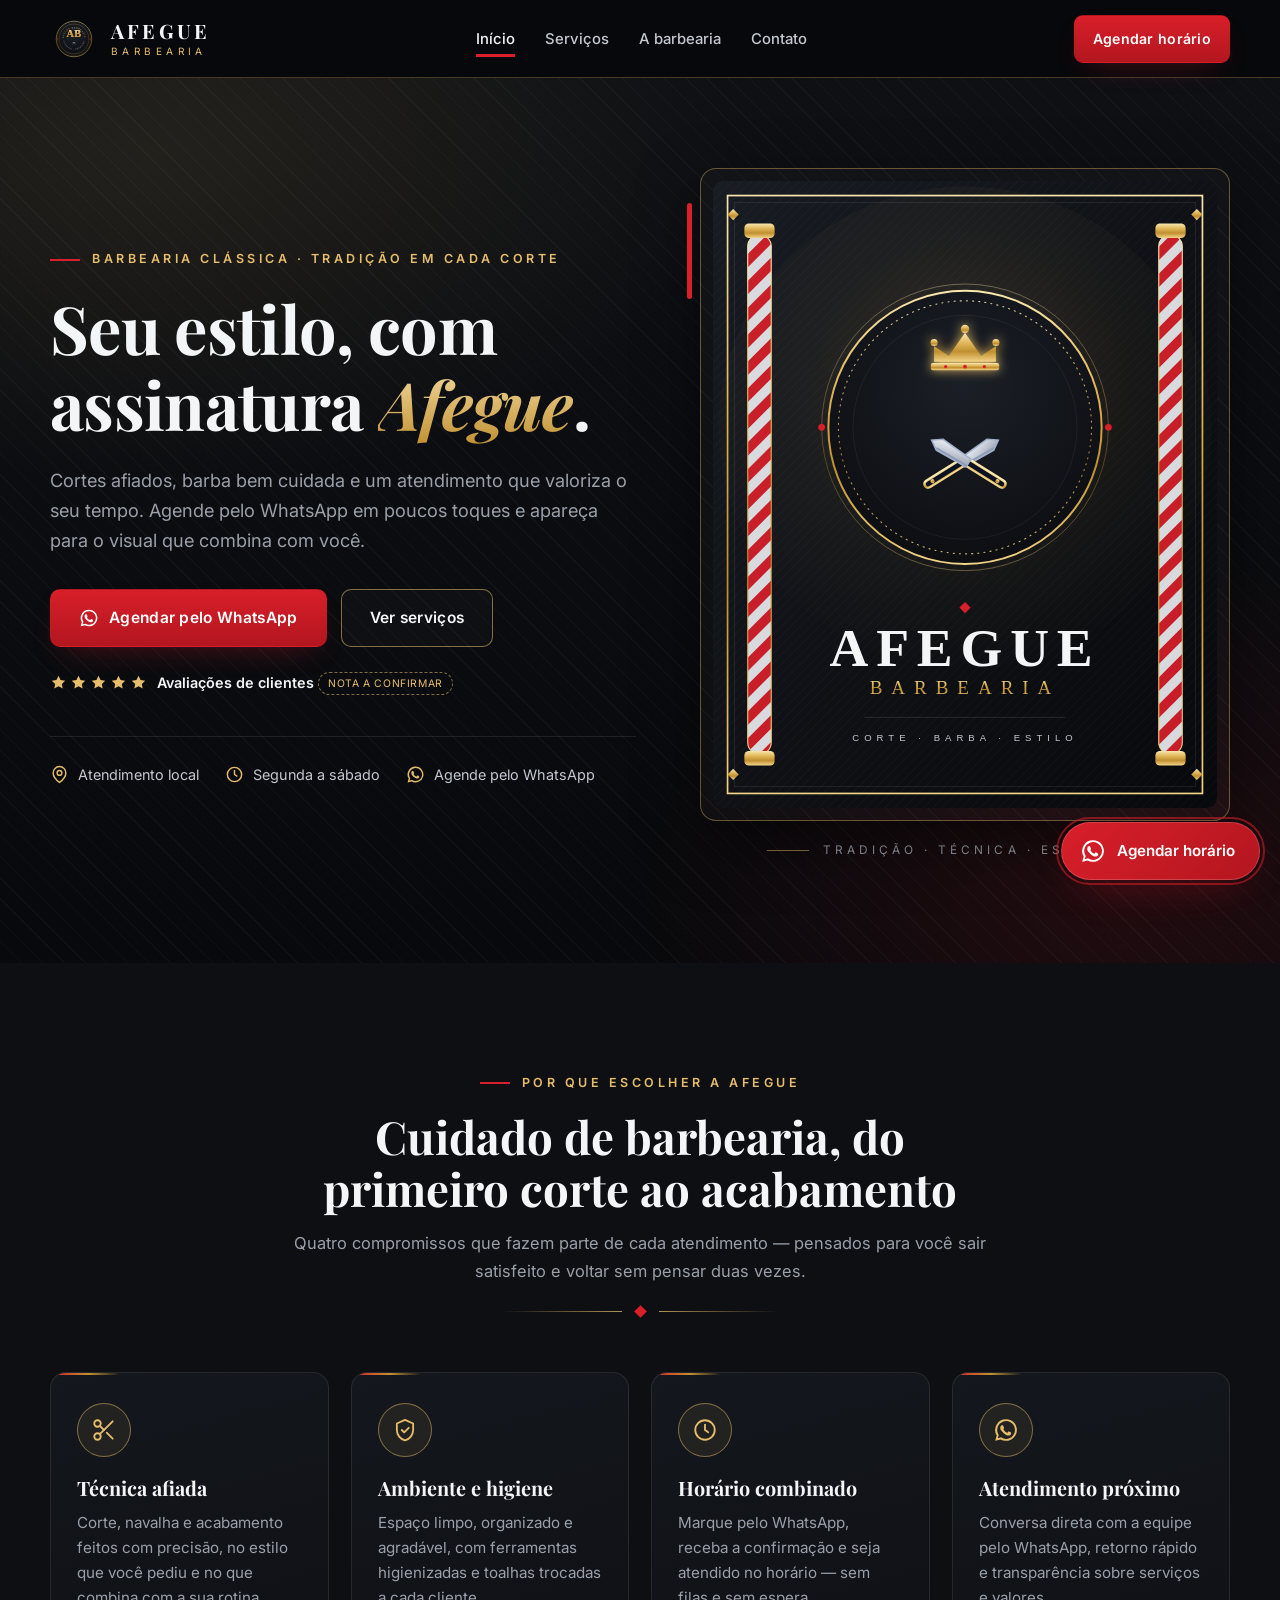
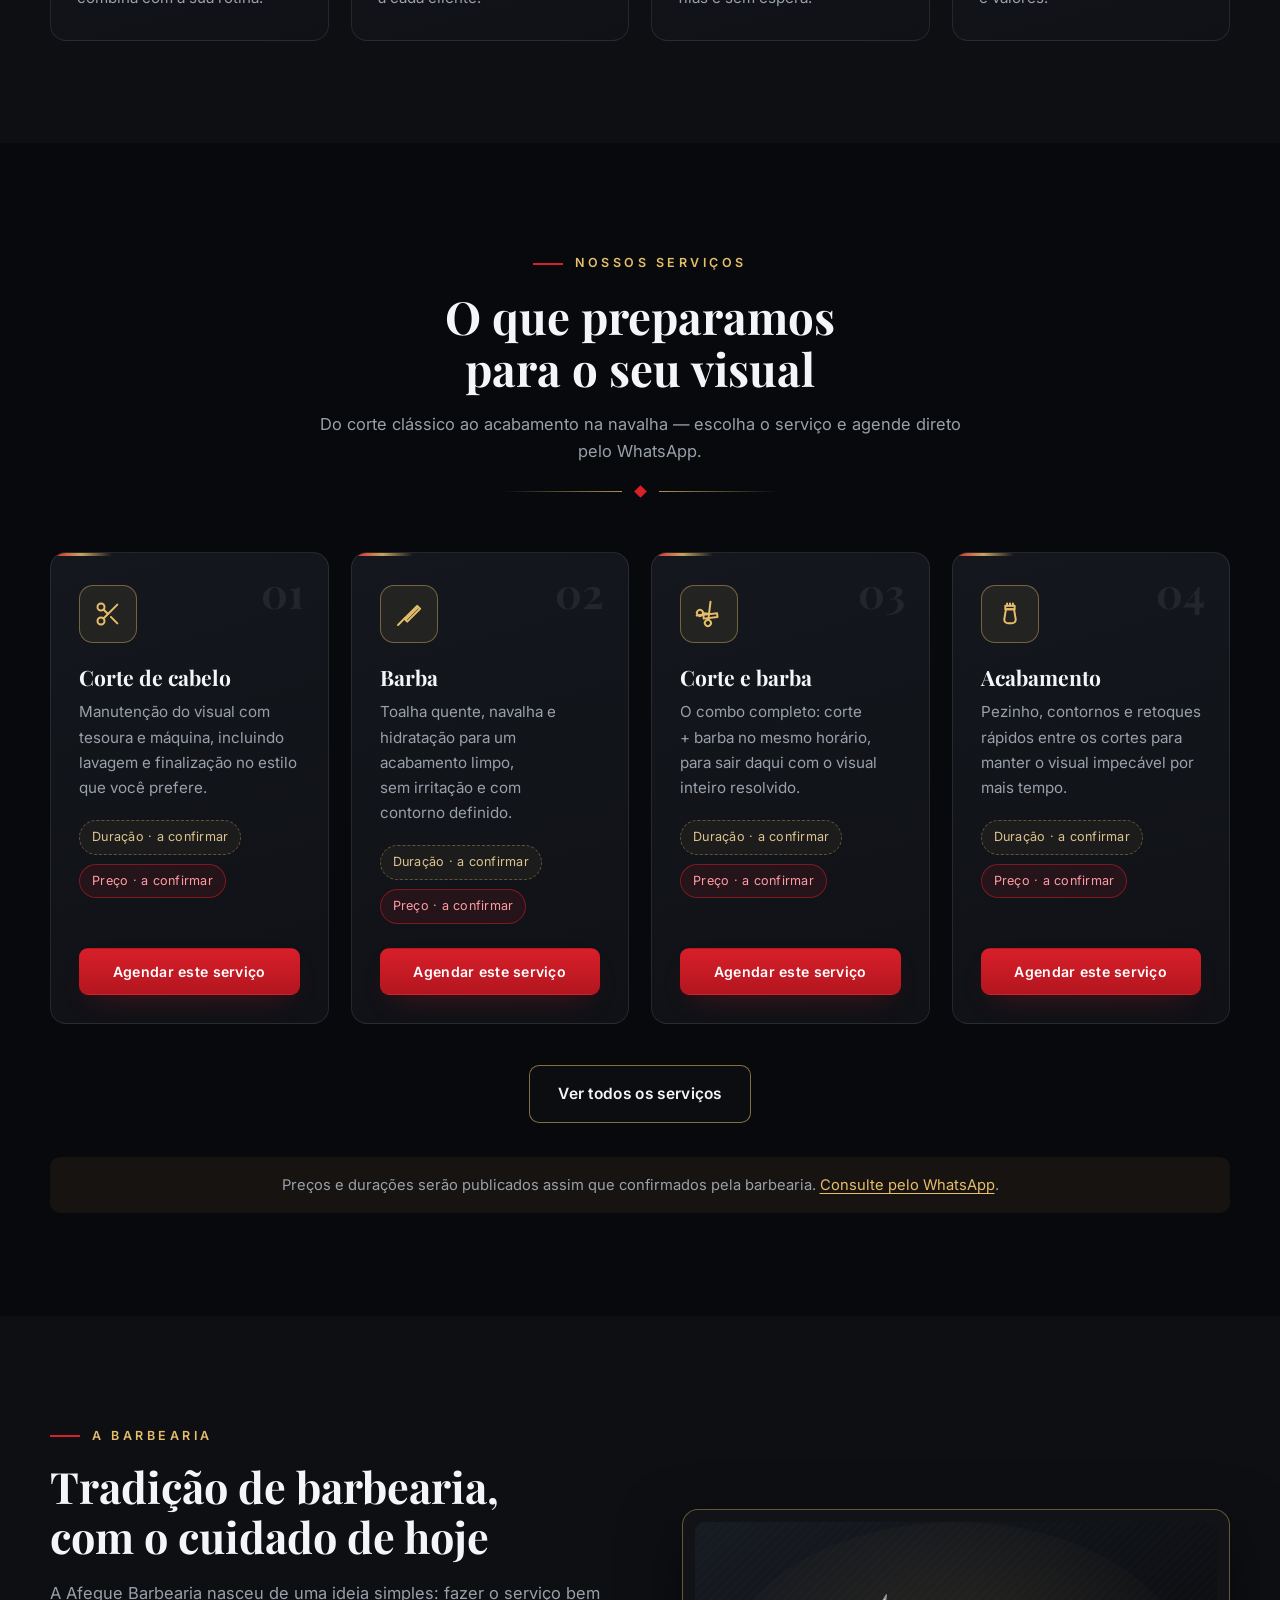
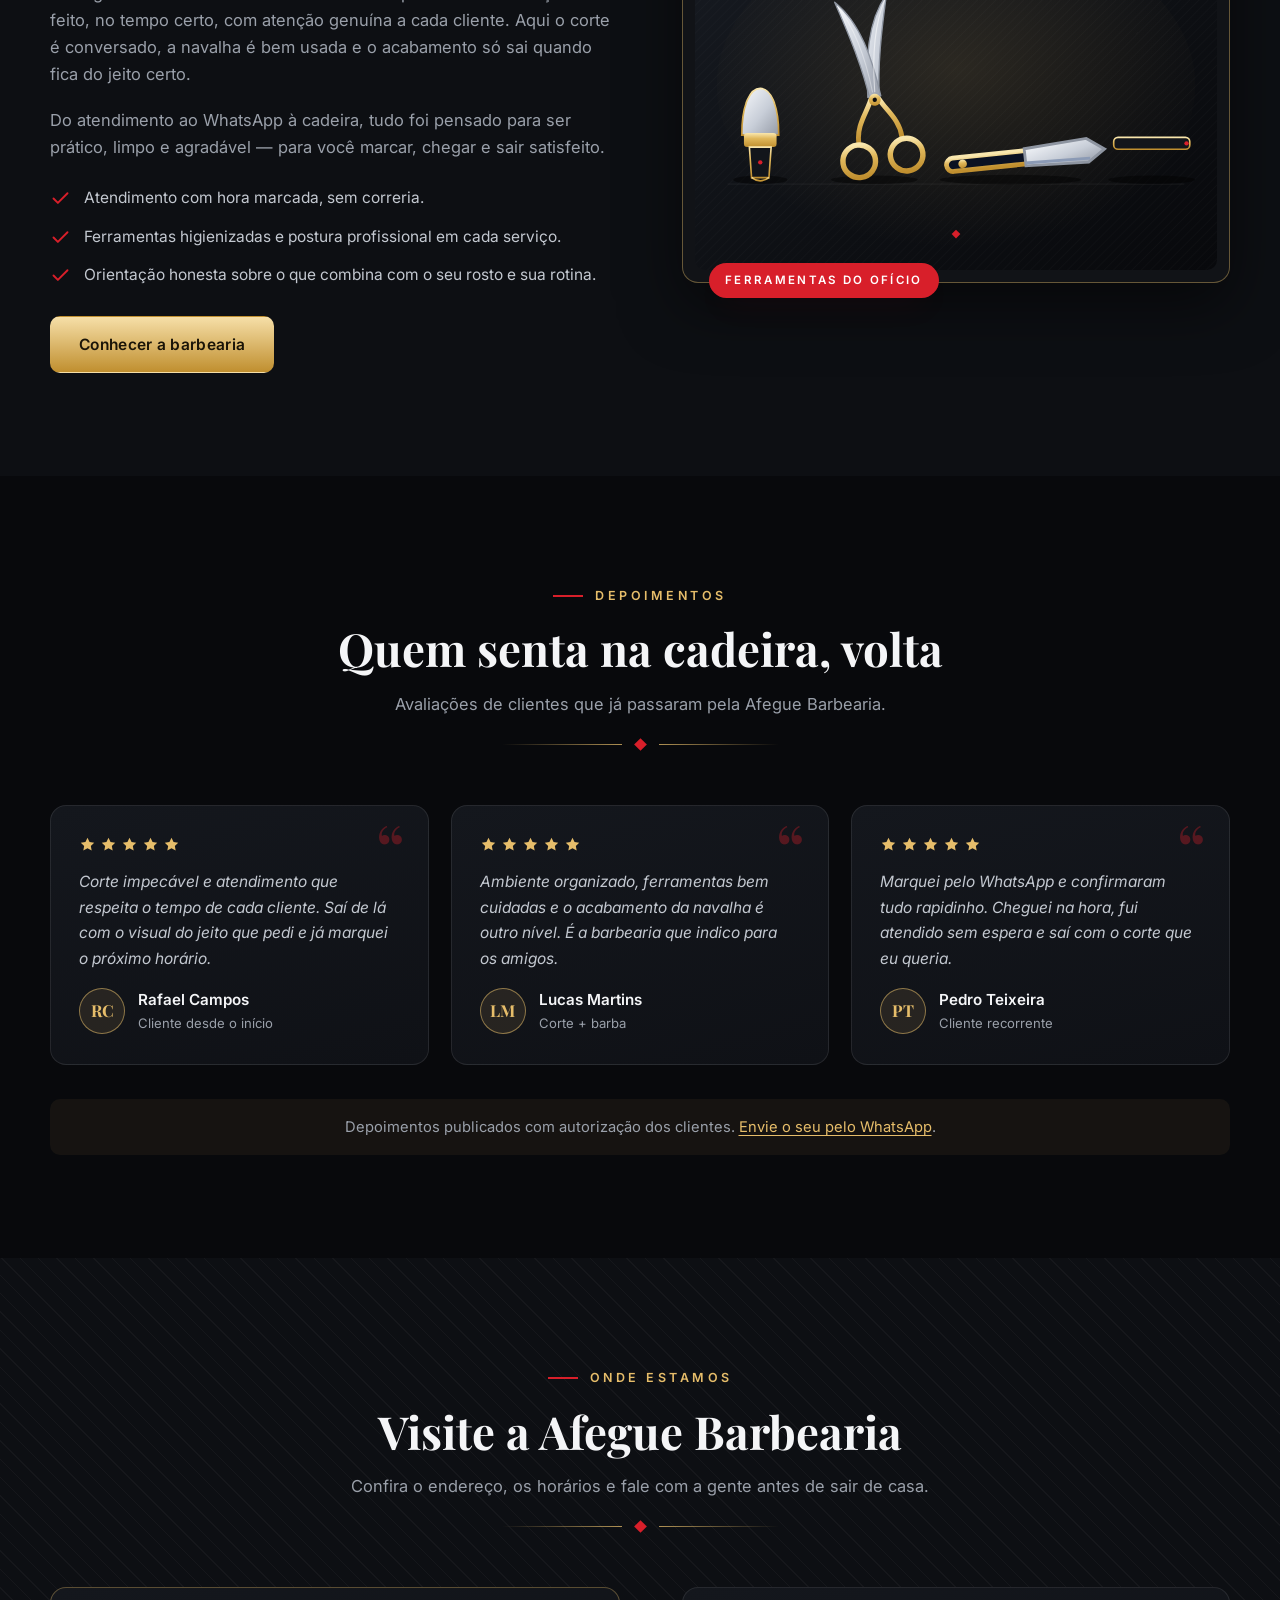
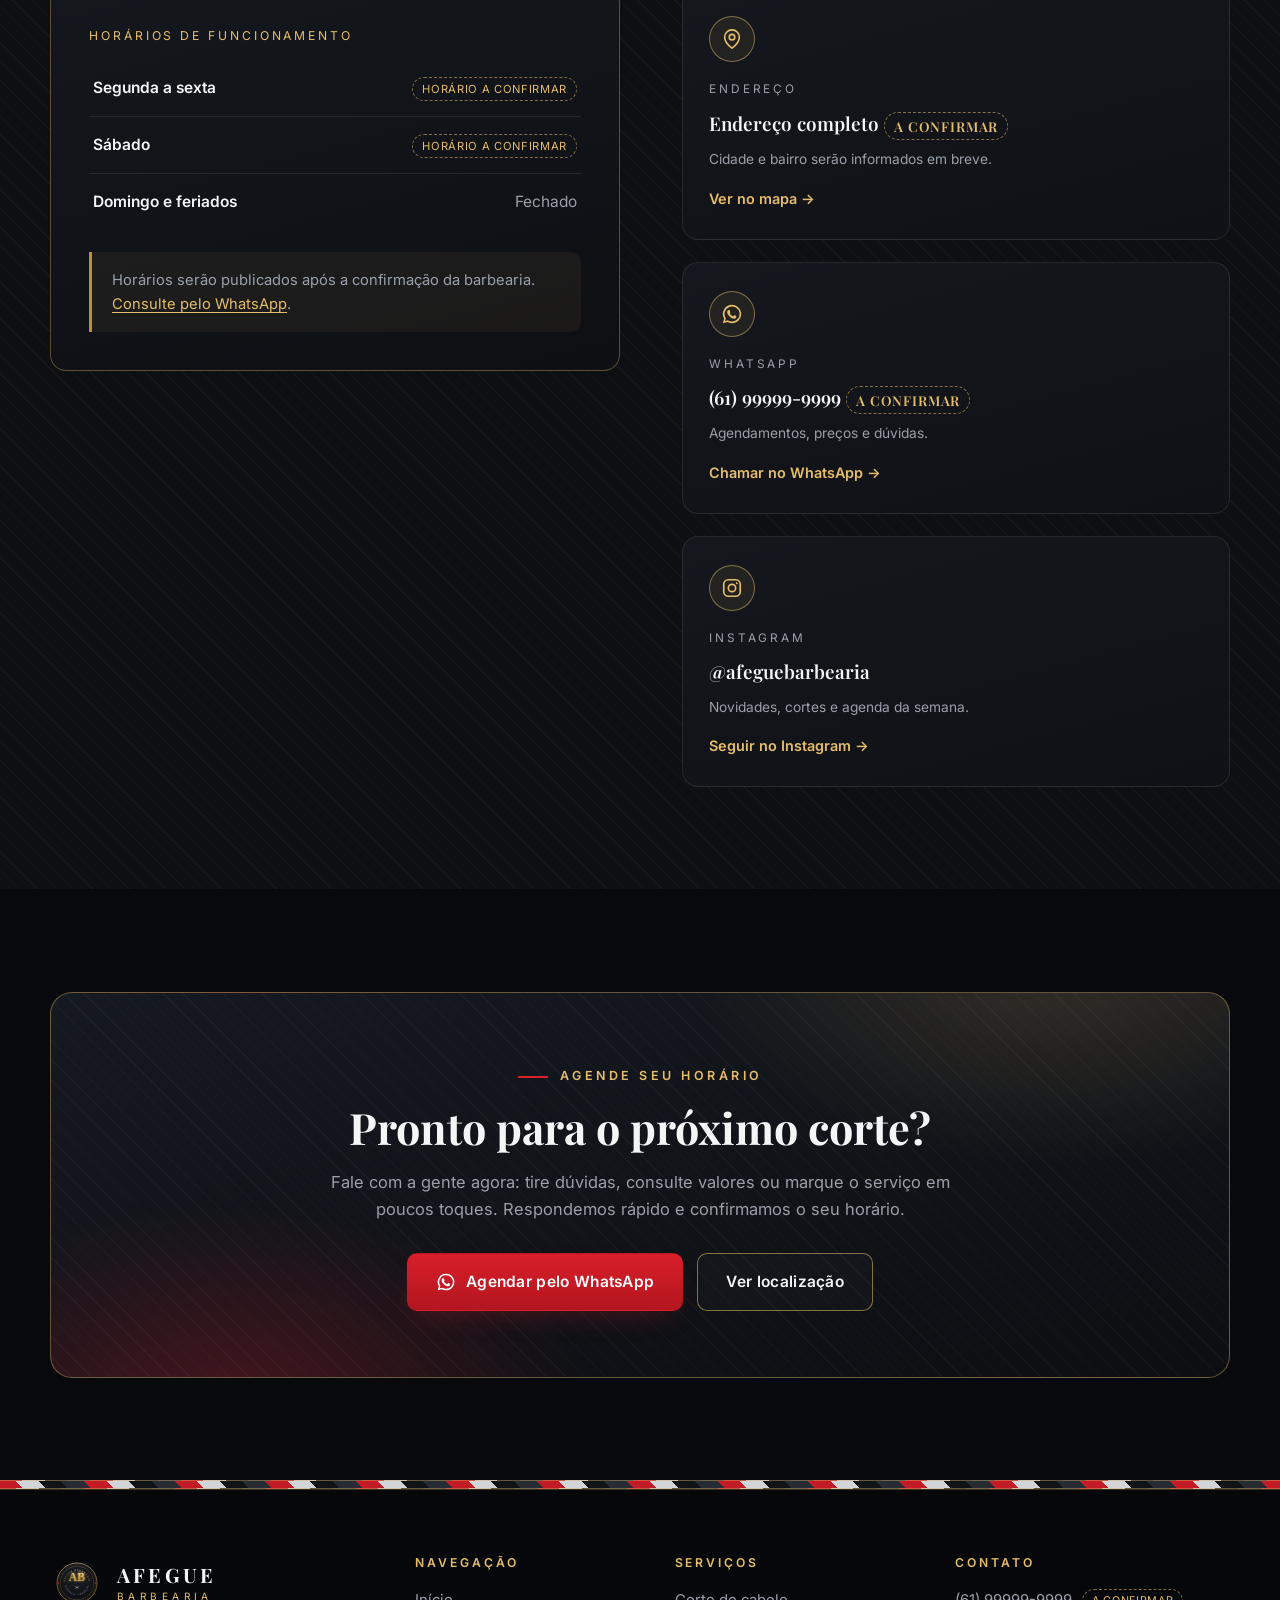
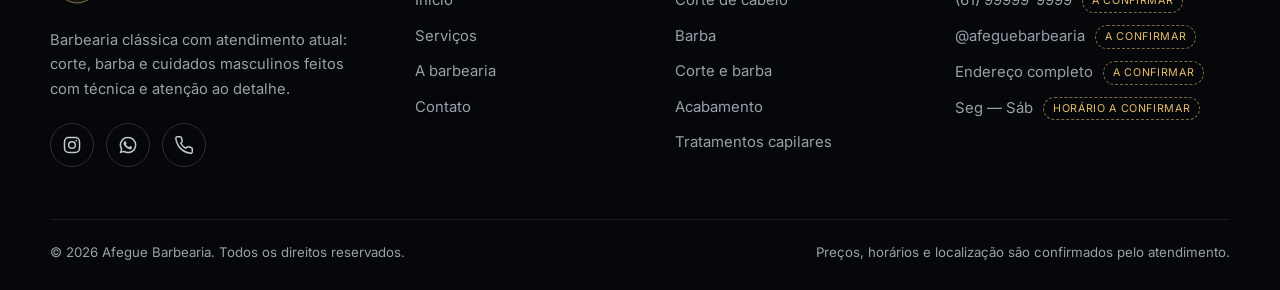
<file: index.html>
<!DOCTYPE html>
<html lang="pt-BR">
<head>
  <meta charset="UTF-8">
  <meta name="viewport" content="width=device-width, initial-scale=1.0">
  <title>Afegue Barbearia — Corte, barba e estilo com assinatura</title>
  <meta name="description" content="Afegue Barbearia: corte, barba, acabamento e tratamentos capilares com atendimento clássico e cuidado em cada detalhe. Agende seu horário pelo WhatsApp.">
  <meta name="theme-color" content="#08090c">
  <meta property="og:title" content="Afegue Barbearia — Seu estilo, com assinatura Afegue">
  <meta property="og:description" content="Corte, barba e cuidados masculinos com técnica, tradição e atendimento pelo WhatsApp.">
  <meta property="og:type" content="website">
  <meta property="og:locale" content="pt_BR">
  <link rel="icon" type="image/svg+xml" href="img/favicon.svg">
  <link rel="preconnect" href="https://fonts.googleapis.com">
  <link rel="preconnect" href="https://fonts.gstatic.com" crossorigin>
  <link href="https://fonts.googleapis.com/css2?family=Inter:wght@400;500;600;700&family=Playfair+Display:ital,wght@0,600;0,700;0,900;1,600&display=swap" rel="stylesheet">
  <link rel="stylesheet" href="css/style.css">
  <script>document.documentElement.classList.add("js");</script>
</head>
<body>
  <a class="pular-conteudo" href="#conteudo">Pular para o conteúdo</a>

  <header class="site-header">
    <div class="container header-inner">
      <a class="marca" href="index.html">
        <img class="marca__emblema" src="img/emblema.svg" alt="Afegue Barbearia — selo da marca" width="48" height="48">
        <span class="marca__lockup">
          <span class="marca__nome">AFEGUE</span>
          <span class="marca__sub">Barbearia</span>
        </span>
      </a>

      <nav class="nav-principal" id="nav-principal" aria-label="Navegação principal">
        <a href="index.html" aria-current="page">Início</a>
        <a href="servicos.html">Serviços</a>
        <a href="sobre.html">A barbearia</a>
        <a href="contato.html">Contato</a>
      </nav>

      <div class="header-acoes">
        <a class="btn btn--vermelho btn--pequeno btn--cabecalho"
           data-zap="Olá! Vim pelo site da Afegue Barbearia e gostaria de agendar um horário."
           href="#">Agendar horário</a>
        <button class="btn-menu" id="btn-menu" aria-expanded="false" aria-controls="nav-principal" aria-label="Abrir menu">
          <span class="barras" aria-hidden="true"><i></i><i></i><i></i></span>
        </button>
      </div>
    </div>
  </header>

  <main id="conteudo">

    <!-- ===== Seção principal ===== -->
    <section class="hero">
      <div class="container hero__grade">
        <div class="hero__conteudo">
          <span class="acento">Barbearia clássica · Tradição em cada corte</span>
          <h1>Seu estilo, com assinatura <span class="texto-ouro">Afegue</span>.</h1>
          <p class="hero__sub">
            Cortes afiados, barba bem cuidada e um atendimento que valoriza o seu tempo.
            Agende pelo WhatsApp em poucos toques e apareça para o visual que combina com você.
          </p>

          <div class="hero__acoes">
            <a class="btn btn--vermelho"
               data-zap="Olá! Vim pelo site da Afegue Barbearia e gostaria de agendar um horário."
               href="#">
              <svg viewBox="0 0 24 24" fill="currentColor" aria-hidden="true"><path d="M12 2a10 10 0 0 0-8.6 15.1L2 22l5.1-1.3A10 10 0 1 0 12 2zm0 18.2a8.2 8.2 0 0 1-4.2-1.2l-.3-.2-3 .8.8-3-.2-.3A8.2 8.2 0 1 1 12 20.2zm4.6-6.1c-.3-.1-1.5-.7-1.7-.8-.2-.1-.4-.1-.6.1-.2.3-.6.8-.8 1-.1.2-.3.2-.5.1a6.7 6.7 0 0 1-3.3-2.9c-.2-.4 0-.5.1-.7l.4-.5c.1-.2.1-.3 0-.5l-.8-1.9c-.2-.5-.4-.4-.6-.4h-.5c-.2 0-.5.1-.7.3-.2.3-.9.9-.9 2.2s.9 2.5 1.1 2.7a11 11 0 0 0 4.2 3.7c.6.3 1 .4 1.4.5.6.2 1.1.2 1.5.1.5-.1 1.5-.6 1.7-1.2.2-.6.2-1.1.1-1.2l-.4-.4z"/></svg>
              Agendar pelo WhatsApp
            </a>
            <a class="btn btn--contorno" href="servicos.html">Ver serviços</a>
          </div>

          <div class="avaliacao">
            <span class="avaliacao__estrelas" aria-hidden="true">
              <svg viewBox="0 0 24 24" fill="currentColor"><path d="M12 2.5l2.9 6 6.6.9-4.8 4.6 1.2 6.5-5.9-3.1-5.9 3.1 1.2-6.5L2.5 9.4l6.6-.9z"/></svg>
              <svg viewBox="0 0 24 24" fill="currentColor"><path d="M12 2.5l2.9 6 6.6.9-4.8 4.6 1.2 6.5-5.9-3.1-5.9 3.1 1.2-6.5L2.5 9.4l6.6-.9z"/></svg>
              <svg viewBox="0 0 24 24" fill="currentColor"><path d="M12 2.5l2.9 6 6.6.9-4.8 4.6 1.2 6.5-5.9-3.1-5.9 3.1 1.2-6.5L2.5 9.4l6.6-.9z"/></svg>
              <svg viewBox="0 0 24 24" fill="currentColor"><path d="M12 2.5l2.9 6 6.6.9-4.8 4.6 1.2 6.5-5.9-3.1-5.9 3.1 1.2-6.5L2.5 9.4l6.6-.9z"/></svg>
              <svg viewBox="0 0 24 24" fill="currentColor"><path d="M12 2.5l2.9 6 6.6.9-4.8 4.6 1.2 6.5-5.9-3.1-5.9 3.1 1.2-6.5L2.5 9.4l6.6-.9z"/></svg>
            </span>
            <span><strong>Avaliações de clientes</strong> <span class="a-confirmar">nota a confirmar</span></span>
          </div>

          <ul class="hero__selos">
            <li>
              <svg viewBox="0 0 24 24" fill="none" stroke="currentColor" stroke-width="1.8" stroke-linecap="round" stroke-linejoin="round" aria-hidden="true"><path d="M20 10c0 6-8 12-8 12s-8-6-8-12a8 8 0 0 1 16 0z"/><circle cx="12" cy="10" r="3"/></svg>
              Atendimento local
            </li>
            <li>
              <svg viewBox="0 0 24 24" fill="none" stroke="currentColor" stroke-width="1.8" stroke-linecap="round" stroke-linejoin="round" aria-hidden="true"><circle cx="12" cy="12" r="9"/><path d="M12 7v5l3 2"/></svg>
              Segunda a sábado
            </li>
            <li>
              <svg viewBox="0 0 24 24" fill="currentColor" aria-hidden="true"><path d="M12 2a10 10 0 0 0-8.6 15.1L2 22l5.1-1.3A10 10 0 1 0 12 2zm0 18.2a8.2 8.2 0 0 1-4.2-1.2l-.3-.2-3 .8.8-3-.2-.3A8.2 8.2 0 1 1 12 20.2zm4.6-6.1c-.3-.1-1.5-.7-1.7-.8-.2-.1-.4-.1-.6.1-.2.3-.6.8-.8 1-.1.2-.3.2-.5.1a6.7 6.7 0 0 1-3.3-2.9c-.2-.4 0-.5.1-.7l.4-.5c.1-.2.1-.3 0-.5l-.8-1.9c-.2-.5-.4-.4-.6-.4h-.5c-.2 0-.5.1-.7.3-.2.3-.9.9-.9 2.2s.9 2.5 1.1 2.7a11 11 0 0 0 4.2 3.7c.6.3 1 .4 1.4.5.6.2 1.1.2 1.5.1.5-.1 1.5-.6 1.7-1.2.2-.6.2-1.1.1-1.2l-.4-.4z"/></svg>
              Agende pelo WhatsApp
            </li>
          </ul>
        </div>

        <div class="hero__midia">
          <div class="hero__foto-moldura">
            <img src="img/hero-cartaz.svg" alt="Cartaz da Afegue Barbearia com navalhas cruzadas, coroa dourada e poste de barbeiro" width="900" height="1120">
          </div>
          <p class="hero__legenda">Tradição · Técnica · Estilo</p>
        </div>
      </div>
    </section>

    <!-- ===== Destaques / benefícios ===== -->
    <section class="secao secao--grafite">
      <div class="container">
        <div class="cabecalho-secao cabecalho-secao--centro revelar">
          <span class="acento acento--centro">Por que escolher a Afegue</span>
          <h2>Cuidado de barbearia, do primeiro corte ao acabamento</h2>
          <p>Quatro compromissos que fazem parte de cada atendimento — pensados para você sair satisfeito e voltar sem pensar duas vezes.</p>
          <div class="ornamento" aria-hidden="true"><span></span></div>
        </div>

        <div class="grade-destaques">
          <article class="card-destaque revelar">
            <span class="card-destaque__icone" aria-hidden="true">
              <svg viewBox="0 0 24 24" fill="none" stroke="currentColor" stroke-width="1.7" stroke-linecap="round" stroke-linejoin="round"><circle cx="6" cy="6" r="3"/><circle cx="6" cy="18" r="3"/><path d="M20 4 8.12 15.88"/><path d="M14.47 14.48 20 20"/><path d="M8.12 8.12 12 12"/></svg>
            </span>
            <h3>Técnica afiada</h3>
            <p>Corte, navalha e acabamento feitos com precisão, no estilo que você pediu e no que combina com a sua rotina.</p>
          </article>

          <article class="card-destaque revelar">
            <span class="card-destaque__icone" aria-hidden="true">
              <svg viewBox="0 0 24 24" fill="none" stroke="currentColor" stroke-width="1.7" stroke-linecap="round" stroke-linejoin="round"><path d="M12 2.7 4.5 6v6c0 4.6 3.2 8.4 7.5 9.6 4.3-1.2 7.5-5 7.5-9.6V6z"/><path d="m9 12 2.2 2.2L15.5 10"/></svg>
            </span>
            <h3>Ambiente e higiene</h3>
            <p>Espaço limpo, organizado e agradável, com ferramentas higienizadas e toalhas trocadas a cada cliente.</p>
          </article>

          <article class="card-destaque revelar">
            <span class="card-destaque__icone" aria-hidden="true">
              <svg viewBox="0 0 24 24" fill="none" stroke="currentColor" stroke-width="1.7" stroke-linecap="round" stroke-linejoin="round"><circle cx="12" cy="12" r="9"/><path d="M12 7v5l3 2"/></svg>
            </span>
            <h3>Horário combinado</h3>
            <p>Marque pelo WhatsApp, receba a confirmação e seja atendido no horário — sem filas e sem espera.</p>
          </article>

          <article class="card-destaque revelar">
            <span class="card-destaque__icone" aria-hidden="true">
              <svg viewBox="0 0 24 24" fill="currentColor" aria-hidden="true"><path d="M12 2a10 10 0 0 0-8.6 15.1L2 22l5.1-1.3A10 10 0 1 0 12 2zm0 18.2a8.2 8.2 0 0 1-4.2-1.2l-.3-.2-3 .8.8-3-.2-.3A8.2 8.2 0 1 1 12 20.2zm4.6-6.1c-.3-.1-1.5-.7-1.7-.8-.2-.1-.4-.1-.6.1-.2.3-.6.8-.8 1-.1.2-.3.2-.5.1a6.7 6.7 0 0 1-3.3-2.9c-.2-.4 0-.5.1-.7l.4-.5c.1-.2.1-.3 0-.5l-.8-1.9c-.2-.5-.4-.4-.6-.4h-.5c-.2 0-.5.1-.7.3-.2.3-.9.9-.9 2.2s.9 2.5 1.1 2.7a11 11 0 0 0 4.2 3.7c.6.3 1 .4 1.4.5.6.2 1.1.2 1.5.1.5-.1 1.5-.6 1.7-1.2.2-.6.2-1.1.1-1.2l-.4-.4z"/></svg>
            </span>
            <h3>Atendimento próximo</h3>
            <p>Conversa direta com a equipe pelo WhatsApp, retorno rápido e transparência sobre serviços e valores.</p>
          </article>
        </div>
      </div>
    </section>

    <!-- ===== Serviços em destaque ===== -->
    <section class="secao secao--preto" id="servicos">
      <div class="container">
        <div class="cabecalho-secao cabecalho-secao--centro revelar">
          <span class="acento acento--centro">Nossos serviços</span>
          <h2>O que preparamos para o seu visual</h2>
          <p>Do corte clássico ao acabamento na navalha — escolha o serviço e agende direto pelo WhatsApp.</p>
          <div class="ornamento" aria-hidden="true"><span></span></div>
        </div>

        <div class="grade-servicos">
          <article class="card-servico revelar">
            <span class="card-servico__num" aria-hidden="true">01</span>
            <span class="card-servico__icone" aria-hidden="true">
              <svg viewBox="0 0 24 24" fill="none" stroke="currentColor" stroke-width="1.7" stroke-linecap="round" stroke-linejoin="round"><circle cx="6" cy="6" r="3"/><circle cx="6" cy="18" r="3"/><path d="M20 4 8.12 15.88"/><path d="M14.47 14.48 20 20"/><path d="M8.12 8.12 12 12"/></svg>
            </span>
            <h3>Corte de cabelo</h3>
            <p>Manutenção do visual com tesoura e máquina, incluindo lavagem e finalização no estilo que você prefere.</p>
            <div class="card-servico__meta">
              <span class="chip chip--pendente">Duração · a confirmar</span>
              <span class="chip chip--preco">Preço · a confirmar</span>
            </div>
            <div class="card-servico__acoes">
              <a class="btn btn--vermelho btn--pequeno btn--bloco"
                 data-zap="Olá! Vim pelo site da Afegue Barbearia e gostaria de agendar um Corte de cabelo. Quais horários estão disponíveis?"
                 href="#">Agendar este serviço</a>
            </div>
          </article>

          <article class="card-servico revelar">
            <span class="card-servico__num" aria-hidden="true">02</span>
            <span class="card-servico__icone" aria-hidden="true">
              <svg viewBox="0 0 24 24" fill="none" stroke="currentColor" stroke-width="1.7" stroke-linecap="round" stroke-linejoin="round"><path d="M2.6 21.4 8 16"/><path d="M8 16 19 5l2.5 2.5L10.5 18.5z"/><path d="m9.7 16.3 9.4-9.4"/></svg>
            </span>
            <h3>Barba</h3>
            <p>Toalha quente, navalha e hidratação para um acabamento limpo, sem irritação e com contorno definido.</p>
            <div class="card-servico__meta">
              <span class="chip chip--pendente">Duração · a confirmar</span>
              <span class="chip chip--preco">Preço · a confirmar</span>
            </div>
            <div class="card-servico__acoes">
              <a class="btn btn--vermelho btn--pequeno btn--bloco"
                 data-zap="Olá! Vim pelo site da Afegue Barbearia e gostaria de agendar uma Barba. Quais horários estão disponíveis?"
                 href="#">Agendar este serviço</a>
            </div>
          </article>

          <article class="card-servico revelar">
            <span class="card-servico__num" aria-hidden="true">03</span>
            <span class="card-servico__icone" aria-hidden="true">
              <svg viewBox="0 0 24 24" fill="none" stroke="currentColor" stroke-width="1.7" stroke-linecap="round" stroke-linejoin="round"><g transform="rotate(-38 12 12)"><circle cx="6.5" cy="6.5" r="2.6"/><circle cx="6.5" cy="17.5" r="2.6"/><path d="M19.5 4.5 8.6 15.4"/><path d="m8.9 8.7 2.7 2.7"/></g><g transform="rotate(38 12 12)"><path d="M4.5 19.5 9 15"/><path d="M8.6 15.6 17 7.2l2.3 2.3-8.4 8.4z"/></g></svg>
            </span>
            <h3>Corte e barba</h3>
            <p>O combo completo: corte + barba no mesmo horário, para sair daqui com o visual inteiro resolvido.</p>
            <div class="card-servico__meta">
              <span class="chip chip--pendente">Duração · a confirmar</span>
              <span class="chip chip--preco">Preço · a confirmar</span>
            </div>
            <div class="card-servico__acoes">
              <a class="btn btn--vermelho btn--pequeno btn--bloco"
                 data-zap="Olá! Vim pelo site da Afegue Barbearia e gostaria de agendar Corte e barba. Quais horários estão disponíveis?"
                 href="#">Agendar este serviço</a>
            </div>
          </article>

          <article class="card-servico revelar">
            <span class="card-servico__num" aria-hidden="true">04</span>
            <span class="card-servico__icone" aria-hidden="true">
              <svg viewBox="0 0 24 24" fill="none" stroke="currentColor" stroke-width="1.7" stroke-linecap="round" stroke-linejoin="round"><path d="M8 5h8v3H8z"/><path d="M9.5 5V3M12 5V3M14.5 5V3"/><path d="M8.5 8h7l1.4 8.6A3.2 3.2 0 0 1 13.7 20h-3.4a3.2 3.2 0 0 1-3.2-3.4z"/></svg>
            </span>
            <h3>Acabamento</h3>
            <p>Pezinho, contornos e retoques rápidos entre os cortes para manter o visual impecável por mais tempo.</p>
            <div class="card-servico__meta">
              <span class="chip chip--pendente">Duração · a confirmar</span>
              <span class="chip chip--preco">Preço · a confirmar</span>
            </div>
            <div class="card-servico__acoes">
              <a class="btn btn--vermelho btn--pequeno btn--bloco"
                 data-zap="Olá! Vim pelo site da Afegue Barbearia e gostaria de agendar um Acabamento. Quais horários estão disponíveis?"
                 href="#">Agendar este serviço</a>
            </div>
          </article>
        </div>

        <p style="text-align:center; margin-top:2.6rem;" class="revelar">
          <a class="btn btn--contorno" href="servicos.html">Ver todos os serviços</a>
        </p>

        <div class="nota-legal nota-legal--centro revelar">
          Preços e durações serão publicados assim que confirmados pela barbearia.
          <a data-zap="Olá! Vim pelo site da Afegue Barbearia e gostaria de consultar preços dos serviços." href="#">Consulte pelo WhatsApp</a>.
        </div>
      </div>
    </section>

    <!-- ===== Apresentação breve ===== -->
    <section class="secao secao--grafite">
      <div class="container grade-meio">
        <div class="conteudo-meio revelar">
          <span class="acento">A barbearia</span>
          <h2>Tradição de barbearia, com o cuidado de hoje</h2>
          <p>
            A Afegue Barbearia nasceu de uma ideia simples: fazer o serviço bem feito, no tempo certo,
            com atenção genuína a cada cliente. Aqui o corte é conversado, a navalha é bem usada e o
            acabamento só sai quando fica do jeito certo.
          </p>
          <p>
            Do atendimento ao WhatsApp à cadeira, tudo foi pensado para ser prático, limpo e agradável —
            para você marcar, chegar e sair satisfeito.
          </p>

          <ul class="lista-marcada">
            <li>
              <svg viewBox="0 0 24 24" fill="none" stroke="currentColor" stroke-width="2.2" stroke-linecap="round" stroke-linejoin="round" aria-hidden="true"><path d="M20 6 9 17l-5-5"/></svg>
              Atendimento com hora marcada, sem correria.
            </li>
            <li>
              <svg viewBox="0 0 24 24" fill="none" stroke="currentColor" stroke-width="2.2" stroke-linecap="round" stroke-linejoin="round" aria-hidden="true"><path d="M20 6 9 17l-5-5"/></svg>
              Ferramentas higienizadas e postura profissional em cada serviço.
            </li>
            <li>
              <svg viewBox="0 0 24 24" fill="none" stroke="currentColor" stroke-width="2.2" stroke-linecap="round" stroke-linejoin="round" aria-hidden="true"><path d="M20 6 9 17l-5-5"/></svg>
              Orientação honesta sobre o que combina com o seu rosto e sua rotina.
            </li>
          </ul>

          <p style="margin-top:28px;">
            <a class="btn btn--ouro" href="sobre.html">Conhecer a barbearia</a>
          </p>
        </div>

        <div class="moldura-ouro revelar">
          <img src="img/ferramentas.svg" alt="Ilustração das ferramentas do barbeiro: tesoura, navalha, pente e pincel" width="960" height="640" loading="lazy">
          <span class="moldura-ouro__etiqueta">Ferramentas do ofício</span>
        </div>
      </div>
    </section>

    <!-- ===== Depoimentos ===== -->
    <section class="secao secao--preto">
      <div class="container">
        <div class="cabecalho-secao cabecalho-secao--centro revelar">
          <span class="acento acento--centro">Depoimentos</span>
          <h2>Quem senta na cadeira, volta</h2>
          <p>Avaliações de clientes que já passaram pela Afegue Barbearia.</p>
          <div class="ornamento" aria-hidden="true"><span></span></div>
        </div>

        <div class="grade-depoimentos" id="grade-depoimentos"></div>

        <div class="nota-legal nota-legal--centro revelar">
          Depoimentos publicados com autorização dos clientes.
          <a data-zap="Olá! Vim pelo site da Afegue Barbearia e quero deixar um depoimento." href="#">Envie o seu pelo WhatsApp</a>.
        </div>
      </div>
    </section>

    <!-- ===== Localização e horários ===== -->
    <section class="secao secao--grafite secao--listrado" id="localizacao">
      <div class="container">
        <div class="cabecalho-secao cabecalho-secao--centro revelar">
          <span class="acento acento--centro">Onde estamos</span>
          <h2>Visite a Afegue Barbearia</h2>
          <p>Confira o endereço, os horários e fale com a gente antes de sair de casa.</p>
          <div class="ornamento" aria-hidden="true"><span></span></div>
        </div>

        <div class="grade-meio" style="align-items:start;">
          <div class="painel-horarios revelar">
            <table class="tabela-horarios">
              <caption>Horários de funcionamento</caption>
              <tbody>
                <tr><th scope="row">Segunda a sexta</th><td><span class="a-confirmar">horário a confirmar</span></td></tr>
                <tr><th scope="row">Sábado</th><td><span class="a-confirmar">horário a confirmar</span></td></tr>
                <tr><th scope="row">Domingo e feriados</th><td class="fechado">Fechado</td></tr>
              </tbody>
            </table>
            <p class="nota-legal" style="margin-top:22px;">
              Horários serão publicados após a confirmação da barbearia.
              <a data-zap="Olá! Vim pelo site da Afegue Barbearia e gostaria de confirmar os horários de funcionamento." href="#">Consulte pelo WhatsApp</a>.
            </p>
          </div>

          <div class="grade-contato" style="grid-template-columns:1fr;">
            <article class="card-contato revelar">
              <span class="card-contato__icone" aria-hidden="true">
                <svg viewBox="0 0 24 24" fill="none" stroke="currentColor" stroke-width="1.8" stroke-linecap="round" stroke-linejoin="round"><path d="M20 10c0 6-8 12-8 12s-8-6-8-12a8 8 0 0 1 16 0z"/><circle cx="12" cy="10" r="3"/></svg>
              </span>
              <span class="card-contato__rotulo">Endereço</span>
              <span class="card-contato__valor">Endereço completo <span class="a-confirmar">a confirmar</span></span>
              <span class="card-contato__nota">Cidade e bairro serão informados em breve.</span>
              <a class="card-contato__link" href="contato.html#mapa">Ver no mapa →</a>
            </article>

            <article class="card-contato revelar">
              <span class="card-contato__icone" aria-hidden="true">
                <svg viewBox="0 0 24 24" fill="currentColor" aria-hidden="true"><path d="M12 2a10 10 0 0 0-8.6 15.1L2 22l5.1-1.3A10 10 0 1 0 12 2zm0 18.2a8.2 8.2 0 0 1-4.2-1.2l-.3-.2-3 .8.8-3-.2-.3A8.2 8.2 0 1 1 12 20.2zm4.6-6.1c-.3-.1-1.5-.7-1.7-.8-.2-.1-.4-.1-.6.1-.2.3-.6.8-.8 1-.1.2-.3.2-.5.1a6.7 6.7 0 0 1-3.3-2.9c-.2-.4 0-.5.1-.7l.4-.5c.1-.2.1-.3 0-.5l-.8-1.9c-.2-.5-.4-.4-.6-.4h-.5c-.2 0-.5.1-.7.3-.2.3-.9.9-.9 2.2s.9 2.5 1.1 2.7a11 11 0 0 0 4.2 3.7c.6.3 1 .4 1.4.5.6.2 1.1.2 1.5.1.5-.1 1.5-.6 1.7-1.2.2-.6.2-1.1.1-1.2l-.4-.4z"/></svg>
              </span>
              <span class="card-contato__rotulo">WhatsApp</span>
              <span class="card-contato__valor">(61) 99999-9999 <span class="a-confirmar">a confirmar</span></span>
              <span class="card-contato__nota">Agendamentos, preços e dúvidas.</span>
              <a class="card-contato__link"
                 data-zap="Olá! Vim pelo site da Afegue Barbearia e gostaria de mais informações." href="#">Chamar no WhatsApp →</a>
            </article>

            <article class="card-contato revelar">
              <span class="card-contato__icone" aria-hidden="true">
                <svg viewBox="0 0 24 24" fill="none" stroke="currentColor" stroke-width="1.8" stroke-linecap="round" stroke-linejoin="round"><rect x="3" y="3" width="18" height="18" rx="5"/><circle cx="12" cy="12" r="4"/><circle cx="17.2" cy="6.8" r="1" fill="currentColor" stroke="none"/></svg>
              </span>
              <span class="card-contato__rotulo">Instagram</span>
              <span class="card-contato__valor">@afeguebarbearia</span>
              <span class="card-contato__nota">Novidades, cortes e agenda da semana.</span>
              <a class="card-contato__link" href="https://instagram.com/afeguebarbearia" target="_blank" rel="noopener">Seguir no Instagram →</a>
            </article>
          </div>
        </div>
      </div>
    </section>

    <!-- ===== Chamada final ===== -->
    <section class="secao secao--preto">
      <div class="container">
        <div class="painel-cta revelar">
          <span class="acento acento--centro">Agende seu horário</span>
          <h2>Pronto para o próximo corte?</h2>
          <p>
            Fale com a gente agora: tire dúvidas, consulte valores ou marque o serviço em poucos toques.
            Respondemos rápido e confirmamos o seu horário.
          </p>
          <div class="painel-cta__acoes">
            <a class="btn btn--vermelho"
               data-zap="Olá! Vim pelo site da Afegue Barbearia e gostaria de agendar um horário."
               href="#">
              <svg viewBox="0 0 24 24" fill="currentColor" aria-hidden="true"><path d="M12 2a10 10 0 0 0-8.6 15.1L2 22l5.1-1.3A10 10 0 1 0 12 2zm0 18.2a8.2 8.2 0 0 1-4.2-1.2l-.3-.2-3 .8.8-3-.2-.3A8.2 8.2 0 1 1 12 20.2zm4.6-6.1c-.3-.1-1.5-.7-1.7-.8-.2-.1-.4-.1-.6.1-.2.3-.6.8-.8 1-.1.2-.3.2-.5.1a6.7 6.7 0 0 1-3.3-2.9c-.2-.4 0-.5.1-.7l.4-.5c.1-.2.1-.3 0-.5l-.8-1.9c-.2-.5-.4-.4-.6-.4h-.5c-.2 0-.5.1-.7.3-.2.3-.9.9-.9 2.2s.9 2.5 1.1 2.7a11 11 0 0 0 4.2 3.7c.6.3 1 .4 1.4.5.6.2 1.1.2 1.5.1.5-.1 1.5-.6 1.7-1.2.2-.6.2-1.1.1-1.2l-.4-.4z"/></svg>
              Agendar pelo WhatsApp
            </a>
            <a class="btn btn--contorno" href="contato.html">Ver localização</a>
          </div>
        </div>
      </div>
    </section>
  </main>

  <div class="divisor-poste" aria-hidden="true"></div>

  <footer class="site-footer">
    <div class="container">
      <div class="footer-grade">
        <div>
          <div class="footer-marca">
            <img src="img/emblema.svg" alt="Afegue Barbearia" width="54" height="54">
            <span class="marca__lockup">
              <span class="marca__nome">AFEGUE</span>
              <span class="marca__sub">Barbearia</span>
            </span>
          </div>
          <p>Barbearia clássica com atendimento atual: corte, barba e cuidados masculinos feitos com técnica e atenção ao detalhe.</p>
          <div class="redes">
            <a href="https://instagram.com/afeguebarbearia" target="_blank" rel="noopener" aria-label="Instagram da Afegue Barbearia">
              <svg viewBox="0 0 24 24" fill="none" stroke="currentColor" stroke-width="1.8" aria-hidden="true"><rect x="3" y="3" width="18" height="18" rx="5"/><circle cx="12" cy="12" r="4"/><circle cx="17.2" cy="6.8" r="1" fill="currentColor" stroke="none"/></svg>
            </a>
            <a data-zap="Olá! Vim pelo site da Afegue Barbearia." href="#" aria-label="Falar no WhatsApp com a Afegue Barbearia">
              <svg viewBox="0 0 24 24" fill="currentColor" aria-hidden="true"><path d="M12 2a10 10 0 0 0-8.6 15.1L2 22l5.1-1.3A10 10 0 1 0 12 2zm0 18.2a8.2 8.2 0 0 1-4.2-1.2l-.3-.2-3 .8.8-3-.2-.3A8.2 8.2 0 1 1 12 20.2zm4.6-6.1c-.3-.1-1.5-.7-1.7-.8-.2-.1-.4-.1-.6.1-.2.3-.6.8-.8 1-.1.2-.3.2-.5.1a6.7 6.7 0 0 1-3.3-2.9c-.2-.4 0-.5.1-.7l.4-.5c.1-.2.1-.3 0-.5l-.8-1.9c-.2-.5-.4-.4-.6-.4h-.5c-.2 0-.5.1-.7.3-.2.3-.9.9-.9 2.2s.9 2.5 1.1 2.7a11 11 0 0 0 4.2 3.7c.6.3 1 .4 1.4.5.6.2 1.1.2 1.5.1.5-.1 1.5-.6 1.7-1.2.2-.6.2-1.1.1-1.2l-.4-.4z"/></svg>
            </a>
            <a href="tel:+556199999999" aria-label="Ligar para a Afegue Barbearia">
              <svg viewBox="0 0 24 24" fill="none" stroke="currentColor" stroke-width="1.8" stroke-linecap="round" stroke-linejoin="round" aria-hidden="true"><path d="M22 16.9v3a2 2 0 0 1-2.2 2 19.8 19.8 0 0 1-8.6-3 19.5 19.5 0 0 1-6-6 19.8 19.8 0 0 1-3-8.7A2 2 0 0 1 4.1 2h3a2 2 0 0 1 2 1.7c.1 1 .4 1.9.7 2.8a2 2 0 0 1-.5 2.1L8.1 9.9a16 16 0 0 0 6 6l1.3-1.3a2 2 0 0 1 2.1-.4c.9.3 1.8.6 2.8.7a2 2 0 0 1 1.7 2z"/></svg>
            </a>
          </div>
        </div>

        <div>
          <h2>Navegação</h2>
          <ul>
            <li><a href="index.html">Início</a></li>
            <li><a href="servicos.html">Serviços</a></li>
            <li><a href="sobre.html">A barbearia</a></li>
            <li><a href="contato.html">Contato</a></li>
          </ul>
        </div>

        <div>
          <h2>Serviços</h2>
          <ul>
            <li><a href="servicos.html#corte">Corte de cabelo</a></li>
            <li><a href="servicos.html#barba">Barba</a></li>
            <li><a href="servicos.html#corte-barba">Corte e barba</a></li>
            <li><a href="servicos.html#acabamento">Acabamento</a></li>
            <li><a href="servicos.html#tratamentos">Tratamentos capilares</a></li>
          </ul>
        </div>

        <div>
          <h2>Contato</h2>
          <ul>
            <li><a href="tel:+556199999999">(61) 99999-9999</a> <span class="a-confirmar">a confirmar</span></li>
            <li><a href="https://instagram.com/afeguebarbearia" target="_blank" rel="noopener">@afeguebarbearia</a> <span class="a-confirmar">a confirmar</span></li>
            <li>Endereço completo <span class="a-confirmar">a confirmar</span></li>
            <li>Seg — Sáb <span class="a-confirmar">horário a confirmar</span></li>
          </ul>
        </div>
      </div>

      <div class="footer-obs">
        <span>© <span id="ano">2026</span> Afegue Barbearia. Todos os direitos reservados.</span>
        <span>Preços, horários e localização são confirmados pelo atendimento.</span>
      </div>
    </div>
  </footer>

  <a class="zap-flutuante" data-zap="Olá! Vim pelo site da Afegue Barbearia e gostaria de agendar um horário."
     href="#" aria-label="Agendar horário pelo WhatsApp da Afegue Barbearia">
    <svg viewBox="0 0 24 24" fill="currentColor" aria-hidden="true"><path d="M12 2a10 10 0 0 0-8.6 15.1L2 22l5.1-1.3A10 10 0 1 0 12 2zm0 18.2a8.2 8.2 0 0 1-4.2-1.2l-.3-.2-3 .8.8-3-.2-.3A8.2 8.2 0 1 1 12 20.2zm4.6-6.1c-.3-.1-1.5-.7-1.7-.8-.2-.1-.4-.1-.6.1-.2.3-.6.8-.8 1-.1.2-.3.2-.5.1a6.7 6.7 0 0 1-3.3-2.9c-.2-.4 0-.5.1-.7l.4-.5c.1-.2.1-.3 0-.5l-.8-1.9c-.2-.5-.4-.4-.6-.4h-.5c-.2 0-.5.1-.7.3-.2.3-.9.9-.9 2.2s.9 2.5 1.1 2.7a11 11 0 0 0 4.2 3.7c.6.3 1 .4 1.4.5.6.2 1.1.2 1.5.1.5-.1 1.5-.6 1.7-1.2.2-.6.2-1.1.1-1.2l-.4-.4z"/></svg>
    <span>Agendar horário</span>
  </a>

  <script src="js/depoimentos.js"></script>
  <script src="js/main.js"></script>
</body>
</html>
</file>
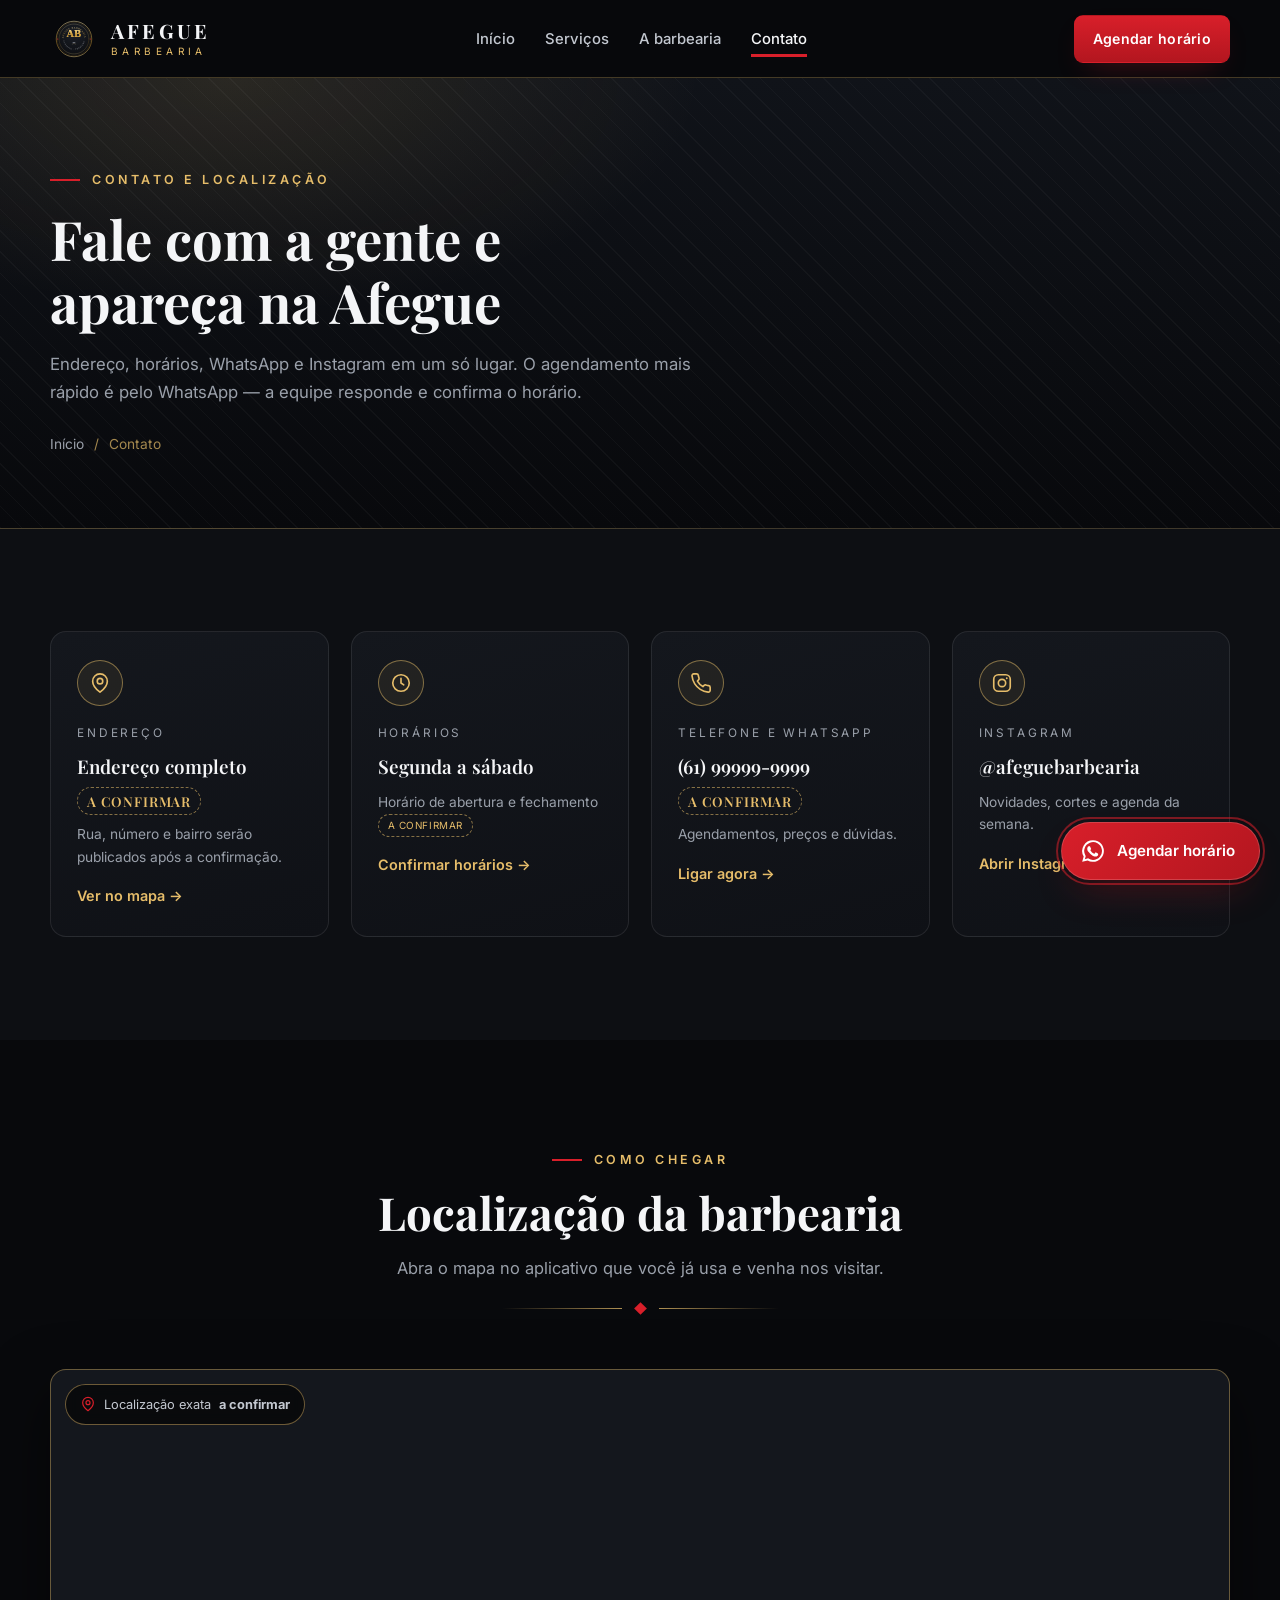
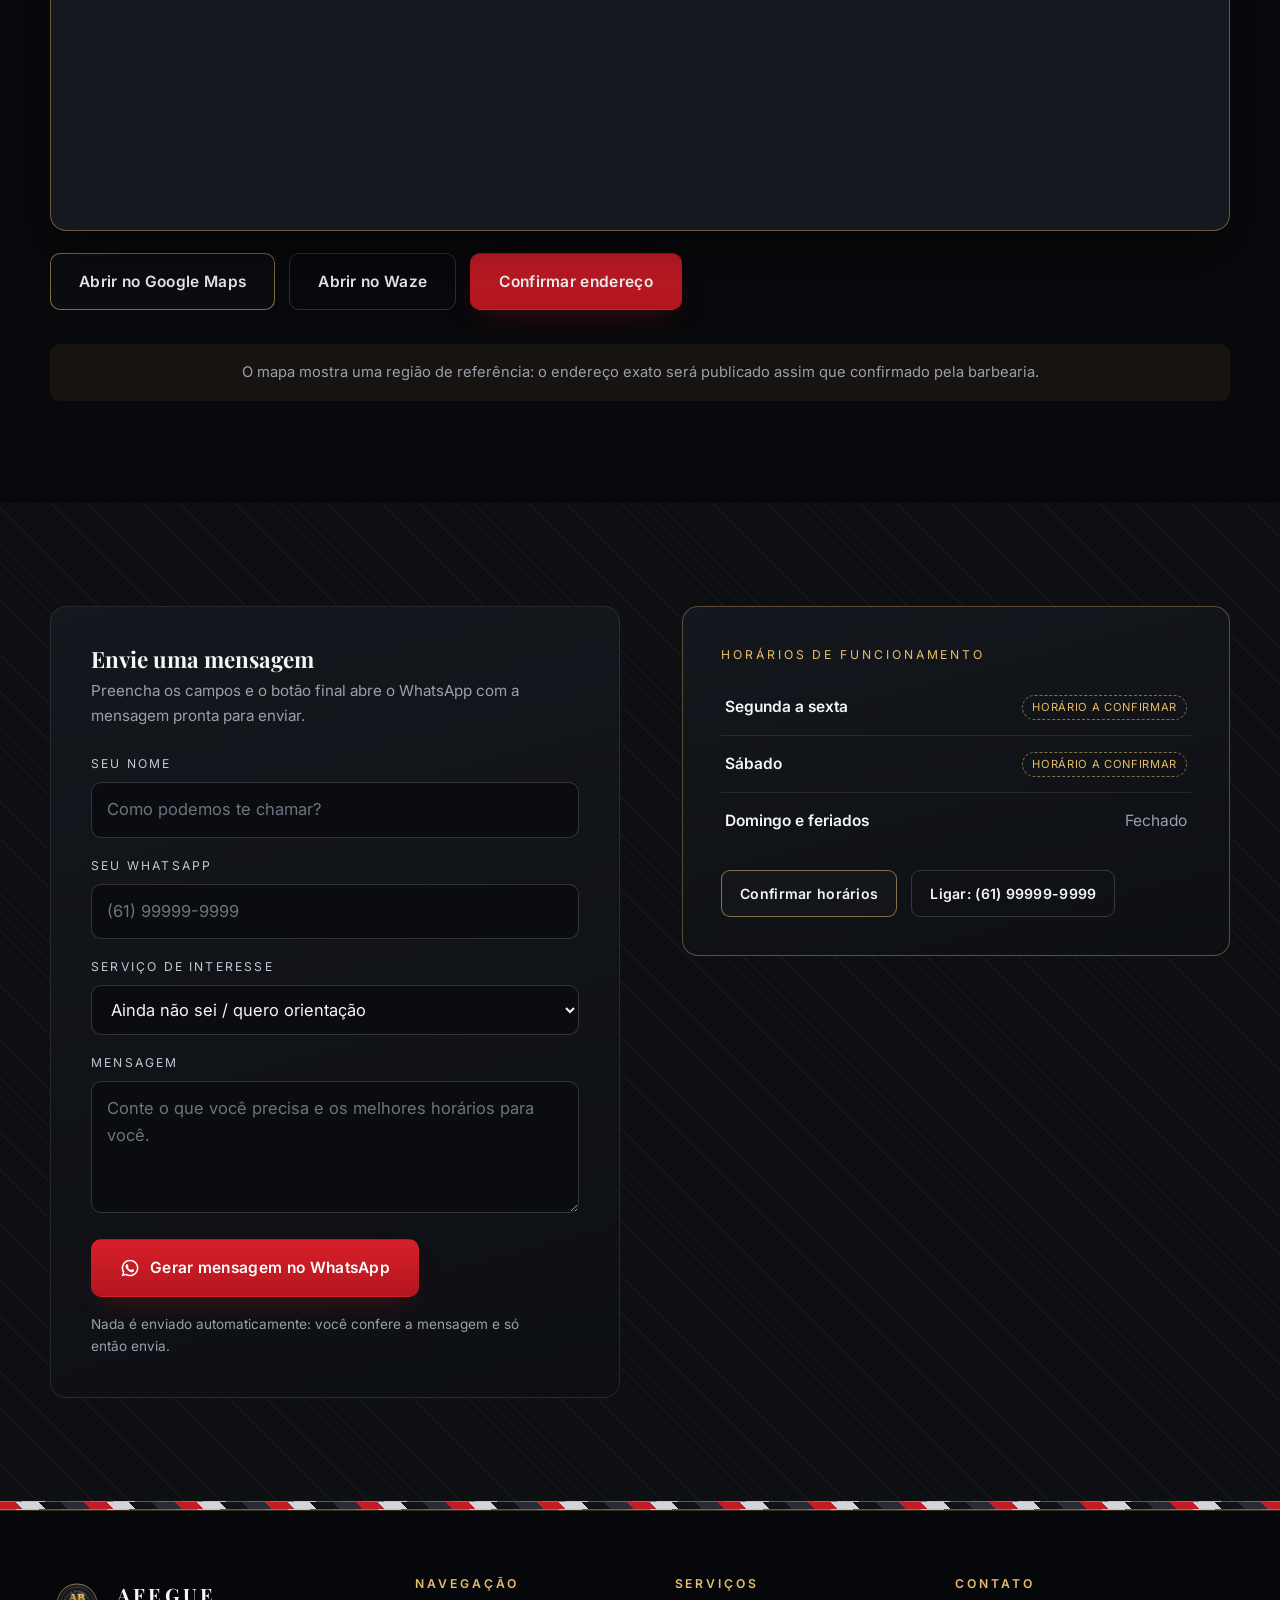
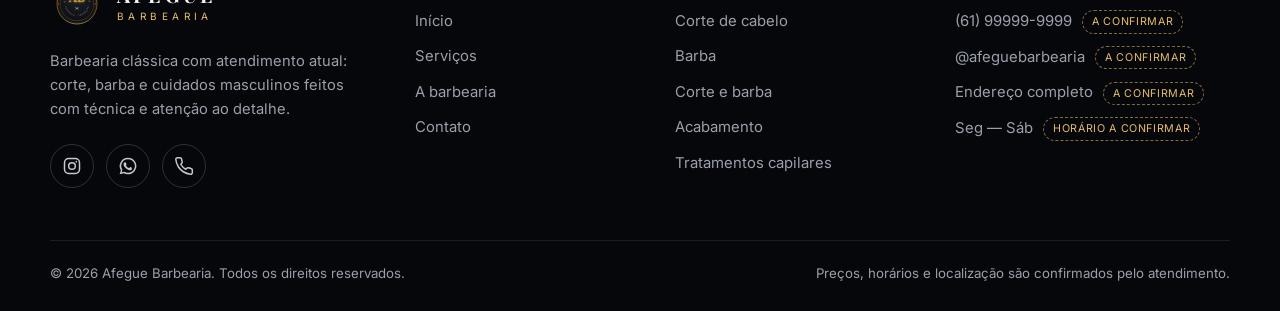
<file: contato.html>
<!DOCTYPE html>
<html lang="pt-BR">
<head>
  <meta charset="UTF-8">
  <meta name="viewport" content="width=device-width, initial-scale=1.0">
  <title>Contato e localização — Afegue Barbearia</title>
  <meta name="description" content="Endereço, horários, telefone, WhatsApp e Instagram da Afegue Barbearia. Veja o mapa e agende seu horário.">
  <meta name="theme-color" content="#08090c">
  <meta property="og:title" content="Contato e localização — Afegue Barbearia">
  <meta property="og:description" content="Endereço, horários e canais de contato da Afegue Barbearia. Agende pelo WhatsApp.">
  <meta property="og:type" content="website">
  <meta property="og:locale" content="pt_BR">
  <link rel="icon" type="image/svg+xml" href="img/favicon.svg">
  <link rel="preconnect" href="https://fonts.googleapis.com">
  <link rel="preconnect" href="https://fonts.gstatic.com" crossorigin>
  <link href="https://fonts.googleapis.com/css2?family=Inter:wght@400;500;600;700&family=Playfair+Display:ital,wght@0,600;0,700;0,900;1,600&display=swap" rel="stylesheet">
  <link rel="stylesheet" href="css/style.css">
  <script>document.documentElement.classList.add("js");</script>
</head>
<body>
  <a class="pular-conteudo" href="#conteudo">Pular para o conteúdo</a>

  <header class="site-header">
    <div class="container header-inner">
      <a class="marca" href="index.html">
        <img class="marca__emblema" src="img/emblema.svg" alt="Afegue Barbearia — selo da marca" width="48" height="48">
        <span class="marca__lockup">
          <span class="marca__nome">AFEGUE</span>
          <span class="marca__sub">Barbearia</span>
        </span>
      </a>

      <nav class="nav-principal" id="nav-principal" aria-label="Navegação principal">
        <a href="index.html">Início</a>
        <a href="servicos.html">Serviços</a>
        <a href="sobre.html">A barbearia</a>
        <a href="contato.html" aria-current="page">Contato</a>
      </nav>

      <div class="header-acoes">
        <a class="btn btn--vermelho btn--pequeno btn--cabecalho"
           data-zap="Olá! Vim pelo site da Afegue Barbearia e gostaria de agendar um horário."
           href="#">Agendar horário</a>
        <button class="btn-menu" id="btn-menu" aria-expanded="false" aria-controls="nav-principal" aria-label="Abrir menu">
          <span class="barras" aria-hidden="true"><i></i><i></i><i></i></span>
        </button>
      </div>
    </div>
  </header>

  <main id="conteudo">

    <!-- ===== Topo da página ===== -->
    <section class="topo-pagina">
      <div class="container">
        <span class="acento">Contato e localização</span>
        <h1>Fale com a gente e apareça na Afegue</h1>
        <p>
          Endereço, horários, WhatsApp e Instagram em um só lugar.
          O agendamento mais rápido é pelo WhatsApp — a equipe responde e confirma o horário.
        </p>
        <div class="topo-pagina__trilho">
          <a href="index.html">Início</a><span>/</span><span>Contato</span>
        </div>
      </div>
    </section>

    <!-- ===== Cartões de contato ===== -->
    <section class="secao secao--grafite">
      <div class="container">
        <div class="grade-contato">
          <article class="card-contato revelar">
            <span class="card-contato__icone" aria-hidden="true">
              <svg viewBox="0 0 24 24" fill="none" stroke="currentColor" stroke-width="1.8" stroke-linecap="round" stroke-linejoin="round"><path d="M20 10c0 6-8 12-8 12s-8-6-8-12a8 8 0 0 1 16 0z"/><circle cx="12" cy="10" r="3"/></svg>
            </span>
            <span class="card-contato__rotulo">Endereço</span>
            <span class="card-contato__valor">Endereço completo <span class="a-confirmar">a confirmar</span></span>
            <span class="card-contato__nota">Rua, número e bairro serão publicados após a confirmação.</span>
            <a class="card-contato__link" href="#mapa">Ver no mapa →</a>
          </article>

          <article class="card-contato revelar">
            <span class="card-contato__icone" aria-hidden="true">
              <svg viewBox="0 0 24 24" fill="none" stroke="currentColor" stroke-width="1.8" stroke-linecap="round" stroke-linejoin="round"><circle cx="12" cy="12" r="9"/><path d="M12 7v5l3 2"/></svg>
            </span>
            <span class="card-contato__rotulo">Horários</span>
            <span class="card-contato__valor">Segunda a sábado</span>
            <span class="card-contato__nota">Horário de abertura e fechamento <span class="a-confirmar">a confirmar</span></span>
            <a class="card-contato__link"
               data-zap="Olá! Vim pelo site da Afegue Barbearia e gostaria de confirmar os horários de funcionamento." href="#">Confirmar horários →</a>
          </article>

          <article class="card-contato revelar">
            <span class="card-contato__icone" aria-hidden="true">
              <svg viewBox="0 0 24 24" fill="none" stroke="currentColor" stroke-width="1.8" stroke-linecap="round" stroke-linejoin="round"><path d="M22 16.9v3a2 2 0 0 1-2.2 2 19.8 19.8 0 0 1-8.6-3 19.5 19.5 0 0 1-6-6 19.8 19.8 0 0 1-3-8.7A2 2 0 0 1 4.1 2h3a2 2 0 0 1 2 1.7c.1 1 .4 1.9.7 2.8a2 2 0 0 1-.5 2.1L8.1 9.9a16 16 0 0 0 6 6l1.3-1.3a2 2 0 0 1 2.1-.4c.9.3 1.8.6 2.8.7a2 2 0 0 1 1.7 2z"/></svg>
            </span>
            <span class="card-contato__rotulo">Telefone e WhatsApp</span>
            <span class="card-contato__valor">(61) 99999-9999 <span class="a-confirmar">a confirmar</span></span>
            <span class="card-contato__nota">Agendamentos, preços e dúvidas.</span>
            <a class="card-contato__link" href="tel:+556199999999">Ligar agora →</a>
          </article>

          <article class="card-contato revelar">
            <span class="card-contato__icone" aria-hidden="true">
              <svg viewBox="0 0 24 24" fill="none" stroke="currentColor" stroke-width="1.8" stroke-linecap="round" stroke-linejoin="round"><rect x="3" y="3" width="18" height="18" rx="5"/><circle cx="12" cy="12" r="4"/><circle cx="17.2" cy="6.8" r="1" fill="currentColor" stroke="none"/></svg>
            </span>
            <span class="card-contato__rotulo">Instagram</span>
            <span class="card-contato__valor">@afeguebarbearia</span>
            <span class="card-contato__nota">Novidades, cortes e agenda da semana.</span>
            <a class="card-contato__link" href="https://instagram.com/afeguebarbearia" target="_blank" rel="noopener">Abrir Instagram →</a>
          </article>
        </div>
      </div>
    </section>

    <!-- ===== Mapa ===== -->
    <section class="secao secao--preto" id="mapa">
      <div class="container">
        <div class="cabecalho-secao cabecalho-secao--centro revelar">
          <span class="acento acento--centro">Como chegar</span>
          <h2>Localização da barbearia</h2>
          <p>Abra o mapa no aplicativo que você já usa e venha nos visitar.</p>
          <div class="ornamento" aria-hidden="true"><span></span></div>
        </div>

        <div class="mapa revelar">
          <iframe
            title="Mapa da localização da Afegue Barbearia"
            loading="lazy"
            src="https://www.openstreetmap.org/export/embed.html?bbox=-49.3500%2C-16.7500%2C-49.1500%2C-16.6000&layer=mapnik&marker=-16.6800%2C-49.2500"></iframe>
          <span class="mapa__aviso">
            <svg viewBox="0 0 24 24" fill="none" stroke="currentColor" stroke-width="1.8" stroke-linecap="round" stroke-linejoin="round" aria-hidden="true"><path d="M20 10c0 6-8 12-8 12s-8-6-8-12a8 8 0 0 1 16 0z"/><circle cx="12" cy="10" r="3"/></svg>
            Localização exata <strong>a confirmar</strong>
          </span>
        </div>

        <div class="acoes-mapa revelar">
          <a class="btn btn--contorno" href="https://www.google.com/maps/search/?api=1&query=-16.6800,-49.2500" target="_blank" rel="noopener">Abrir no Google Maps</a>
          <a class="btn btn--fantasma" href="https://waze.com/ul?ll=-16.6800%2C-49.2500&navigate=yes" target="_blank" rel="noopener">Abrir no Waze</a>
          <a class="btn btn--vermelho"
             data-zap="Olá! Vim pelo site da Afegue Barbearia e gostaria de confirmar o endereço para chegar lá." href="#">Confirmar endereço</a>
        </div>

        <div class="nota-legal nota-legal--centro revelar">
          O mapa mostra uma região de referência: o endereço exato será publicado assim que
          confirmado pela barbearia.
        </div>
      </div>
    </section>

    <!-- ===== Formulário ===== -->
    <section class="secao secao--grafite secao--listrado" id="mensagem">
      <div class="container grade-meio" style="align-items:start;">
        <div class="formulario revelar">
          <h3>Envie uma mensagem</h3>
          <p class="formulario__intro">
            Preencha os campos e o botão final abre o WhatsApp com a mensagem pronta para enviar.
          </p>

          <form id="form-contato" novalidate>
            <div class="campos">
              <div class="campo">
                <label for="nome">Seu nome</label>
                <input type="text" id="nome" name="nome" placeholder="Como podemos te chamar?" autocomplete="name">
                <span class="campo__erro" id="erro-nome" role="alert"></span>
              </div>

              <div class="campo">
                <label for="whatsapp">Seu WhatsApp</label>
                <input type="tel" id="whatsapp" name="whatsapp" placeholder="(61) 99999-9999" autocomplete="tel" inputmode="tel">
                <span class="campo__erro" id="erro-whatsapp" role="alert"></span>
              </div>

              <div class="campo">
                <label for="servico">Serviço de interesse</label>
                <select id="servico" name="servico">
                  <option value="">Ainda não sei / quero orientação</option>
                  <option>Corte de cabelo</option>
                  <option>Barba</option>
                  <option>Corte e barba</option>
                  <option>Acabamento</option>
                  <option>Tratamentos capilares</option>
                </select>
              </div>

              <div class="campo">
                <label for="mensagem-campo">Mensagem</label>
                <textarea id="mensagem-campo" name="mensagem" placeholder="Conte o que você precisa e os melhores horários para você."></textarea>
                <span class="campo__erro" id="erro-mensagem" role="alert"></span>
              </div>
            </div>

            <div class="formulario__rodape">
              <button class="btn btn--vermelho" type="submit">
                <svg viewBox="0 0 24 24" fill="currentColor" aria-hidden="true"><path d="M12 2a10 10 0 0 0-8.6 15.1L2 22l5.1-1.3A10 10 0 1 0 12 2zm0 18.2a8.2 8.2 0 0 1-4.2-1.2l-.3-.2-3 .8.8-3-.2-.3A8.2 8.2 0 1 1 12 20.2zm4.6-6.1c-.3-.1-1.5-.7-1.7-.8-.2-.1-.4-.1-.6.1-.2.3-.6.8-.8 1-.1.2-.3.2-.5.1a6.7 6.7 0 0 1-3.3-2.9c-.2-.4 0-.5.1-.7l.4-.5c.1-.2.1-.3 0-.5l-.8-1.9c-.2-.5-.4-.4-.6-.4h-.5c-.2 0-.5.1-.7.3-.2.3-.9.9-.9 2.2s.9 2.5 1.1 2.7a11 11 0 0 0 4.2 3.7c.6.3 1 .4 1.4.5.6.2 1.1.2 1.5.1.5-.1 1.5-.6 1.7-1.2.2-.6.2-1.1.1-1.2l-.4-.4z"/></svg>
                Gerar mensagem no WhatsApp
              </button>
              <p>Nada é enviado automaticamente: você confere a mensagem e só então envia.</p>
            </div>
          </form>

          <div class="form-sucesso" id="form-sucesso" tabindex="-1">
            <span class="form-sucesso__icone" aria-hidden="true">
              <svg viewBox="0 0 24 24" fill="none" stroke="currentColor" stroke-width="2.2" stroke-linecap="round" stroke-linejoin="round"><path d="M20 6 9 17l-5-5"/></svg>
            </span>
            <h3>Mensagem pronta!</h3>
            <p>
              Revise os dados e toque no botão abaixo para abrir o WhatsApp com a sua mensagem.
              Se preferir, <button class="btn btn--fantasma btn--pequeno" type="button" id="enviar-novamente">preencher novamente</button>
            </p>
            <div class="form-sucesso__acoes">
              <a class="btn btn--vermelho" id="sucesso-zap" href="#" target="_blank" rel="noopener">Abrir WhatsApp e enviar</a>
            </div>
          </div>
        </div>

        <div class="painel-horarios revelar">
          <table class="tabela-horarios">
            <caption>Horários de funcionamento</caption>
            <tbody>
              <tr><th scope="row">Segunda a sexta</th><td><span class="a-confirmar">horário a confirmar</span></td></tr>
              <tr><th scope="row">Sábado</th><td><span class="a-confirmar">horário a confirmar</span></td></tr>
              <tr><th scope="row">Domingo e feriados</th><td class="fechado">Fechado</td></tr>
            </tbody>
          </table>
          <div class="acoes-mapa">
            <a class="btn btn--contorno btn--pequeno"
               data-zap="Olá! Vim pelo site da Afegue Barbearia e gostaria de confirmar os horários de funcionamento." href="#">Confirmar horários</a>
            <a class="btn btn--fantasma btn--pequeno" href="tel:+556199999999">Ligar: (61) 99999-9999</a>
          </div>
        </div>
      </div>
    </section>
  </main>

  <div class="divisor-poste" aria-hidden="true"></div>

  <footer class="site-footer">
    <div class="container">
      <div class="footer-grade">
        <div>
          <div class="footer-marca">
            <img src="img/emblema.svg" alt="Afegue Barbearia" width="54" height="54">
            <span class="marca__lockup">
              <span class="marca__nome">AFEGUE</span>
              <span class="marca__sub">Barbearia</span>
            </span>
          </div>
          <p>Barbearia clássica com atendimento atual: corte, barba e cuidados masculinos feitos com técnica e atenção ao detalhe.</p>
          <div class="redes">
            <a href="https://instagram.com/afeguebarbearia" target="_blank" rel="noopener" aria-label="Instagram da Afegue Barbearia">
              <svg viewBox="0 0 24 24" fill="none" stroke="currentColor" stroke-width="1.8" aria-hidden="true"><rect x="3" y="3" width="18" height="18" rx="5"/><circle cx="12" cy="12" r="4"/><circle cx="17.2" cy="6.8" r="1" fill="currentColor" stroke="none"/></svg>
            </a>
            <a data-zap="Olá! Vim pelo site da Afegue Barbearia." href="#" aria-label="Falar no WhatsApp com a Afegue Barbearia">
              <svg viewBox="0 0 24 24" fill="currentColor" aria-hidden="true"><path d="M12 2a10 10 0 0 0-8.6 15.1L2 22l5.1-1.3A10 10 0 1 0 12 2zm0 18.2a8.2 8.2 0 0 1-4.2-1.2l-.3-.2-3 .8.8-3-.2-.3A8.2 8.2 0 1 1 12 20.2zm4.6-6.1c-.3-.1-1.5-.7-1.7-.8-.2-.1-.4-.1-.6.1-.2.3-.6.8-.8 1-.1.2-.3.2-.5.1a6.7 6.7 0 0 1-3.3-2.9c-.2-.4 0-.5.1-.7l.4-.5c.1-.2.1-.3 0-.5l-.8-1.9c-.2-.5-.4-.4-.6-.4h-.5c-.2 0-.5.1-.7.3-.2.3-.9.9-.9 2.2s.9 2.5 1.1 2.7a11 11 0 0 0 4.2 3.7c.6.3 1 .4 1.4.5.6.2 1.1.2 1.5.1.5-.1 1.5-.6 1.7-1.2.2-.6.2-1.1.1-1.2l-.4-.4z"/></svg>
            </a>
            <a href="tel:+556199999999" aria-label="Ligar para a Afegue Barbearia">
              <svg viewBox="0 0 24 24" fill="none" stroke="currentColor" stroke-width="1.8" stroke-linecap="round" stroke-linejoin="round" aria-hidden="true"><path d="M22 16.9v3a2 2 0 0 1-2.2 2 19.8 19.8 0 0 1-8.6-3 19.5 19.5 0 0 1-6-6 19.8 19.8 0 0 1-3-8.7A2 2 0 0 1 4.1 2h3a2 2 0 0 1 2 1.7c.1 1 .4 1.9.7 2.8a2 2 0 0 1-.5 2.1L8.1 9.9a16 16 0 0 0 6 6l1.3-1.3a2 2 0 0 1 2.1-.4c.9.3 1.8.6 2.8.7a2 2 0 0 1 1.7 2z"/></svg>
            </a>
          </div>
        </div>

        <div>
          <h2>Navegação</h2>
          <ul>
            <li><a href="index.html">Início</a></li>
            <li><a href="servicos.html">Serviços</a></li>
            <li><a href="sobre.html">A barbearia</a></li>
            <li><a href="contato.html">Contato</a></li>
          </ul>
        </div>

        <div>
          <h2>Serviços</h2>
          <ul>
            <li><a href="servicos.html#corte">Corte de cabelo</a></li>
            <li><a href="servicos.html#barba">Barba</a></li>
            <li><a href="servicos.html#corte-barba">Corte e barba</a></li>
            <li><a href="servicos.html#acabamento">Acabamento</a></li>
            <li><a href="servicos.html#tratamentos">Tratamentos capilares</a></li>
          </ul>
        </div>

        <div>
          <h2>Contato</h2>
          <ul>
            <li><a href="tel:+556199999999">(61) 99999-9999</a> <span class="a-confirmar">a confirmar</span></li>
            <li><a href="https://instagram.com/afeguebarbearia" target="_blank" rel="noopener">@afeguebarbearia</a> <span class="a-confirmar">a confirmar</span></li>
            <li>Endereço completo <span class="a-confirmar">a confirmar</span></li>
            <li>Seg — Sáb <span class="a-confirmar">horário a confirmar</span></li>
          </ul>
        </div>
      </div>

      <div class="footer-obs">
        <span>© <span id="ano">2026</span> Afegue Barbearia. Todos os direitos reservados.</span>
        <span>Preços, horários e localização são confirmados pelo atendimento.</span>
      </div>
    </div>
  </footer>

  <a class="zap-flutuante" data-zap="Olá! Vim pelo site da Afegue Barbearia e gostaria de agendar um horário."
     href="#" aria-label="Agendar horário pelo WhatsApp da Afegue Barbearia">
    <svg viewBox="0 0 24 24" fill="currentColor" aria-hidden="true"><path d="M12 2a10 10 0 0 0-8.6 15.1L2 22l5.1-1.3A10 10 0 1 0 12 2zm0 18.2a8.2 8.2 0 0 1-4.2-1.2l-.3-.2-3 .8.8-3-.2-.3A8.2 8.2 0 1 1 12 20.2zm4.6-6.1c-.3-.1-1.5-.7-1.7-.8-.2-.1-.4-.1-.6.1-.2.3-.6.8-.8 1-.1.2-.3.2-.5.1a6.7 6.7 0 0 1-3.3-2.9c-.2-.4 0-.5.1-.7l.4-.5c.1-.2.1-.3 0-.5l-.8-1.9c-.2-.5-.4-.4-.6-.4h-.5c-.2 0-.5.1-.7.3-.2.3-.9.9-.9 2.2s.9 2.5 1.1 2.7a11 11 0 0 0 4.2 3.7c.6.3 1 .4 1.4.5.6.2 1.1.2 1.5.1.5-.1 1.5-.6 1.7-1.2.2-.6.2-1.1.1-1.2l-.4-.4z"/></svg>
    <span>Agendar horário</span>
  </a>

  <script src="js/main.js"></script>
</body>
</html>
</file>
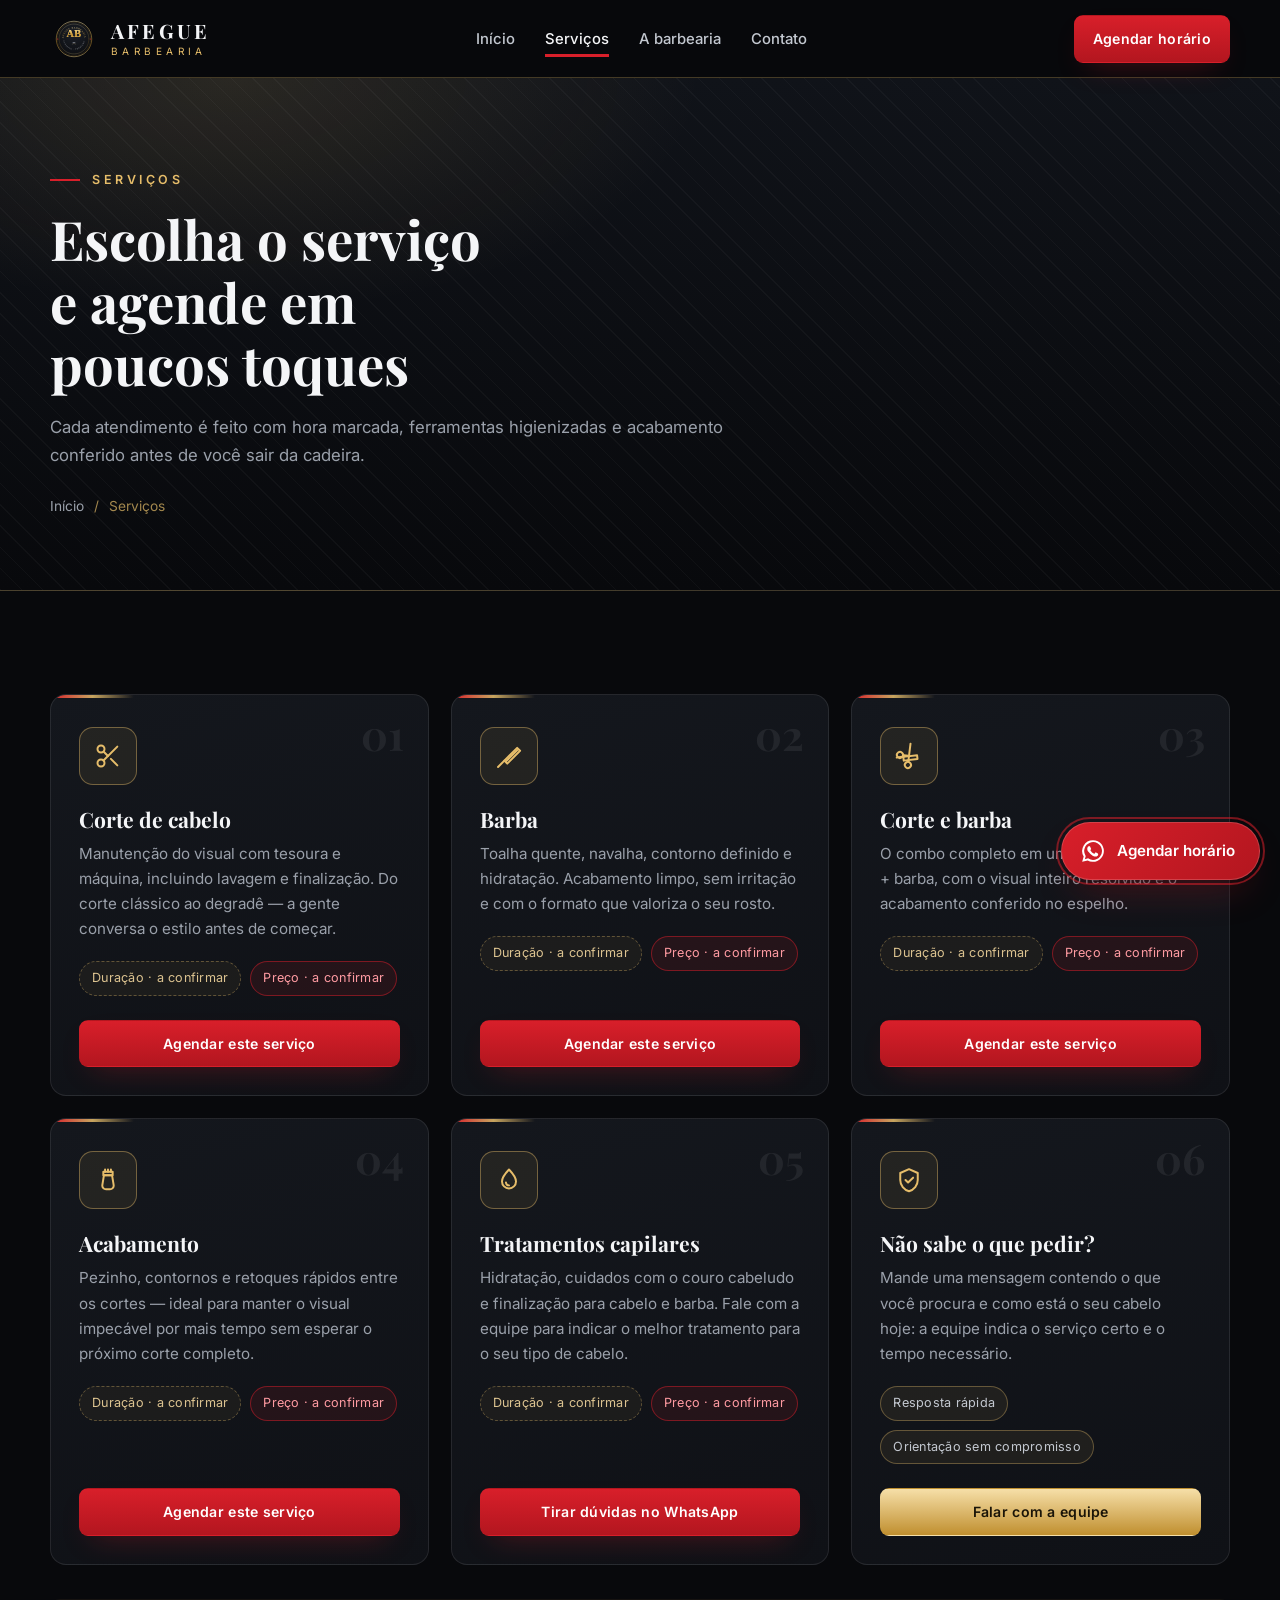
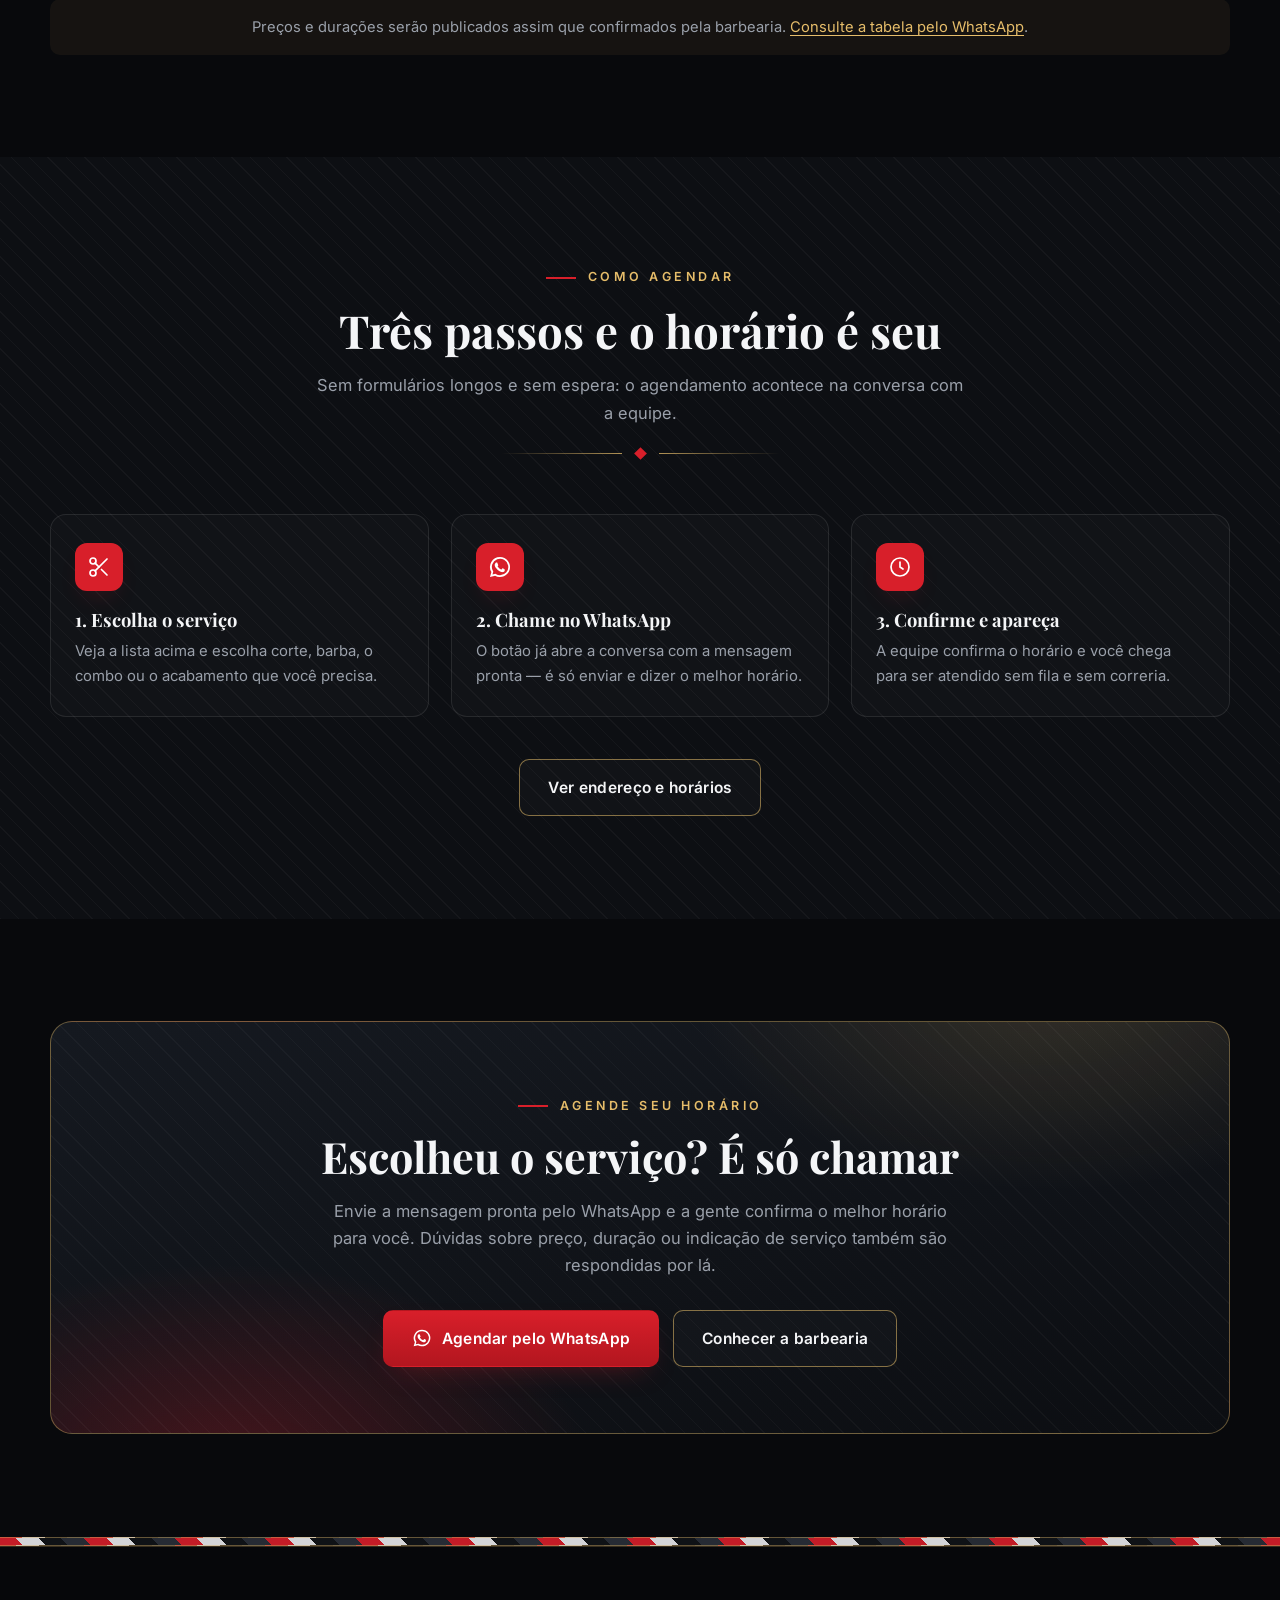
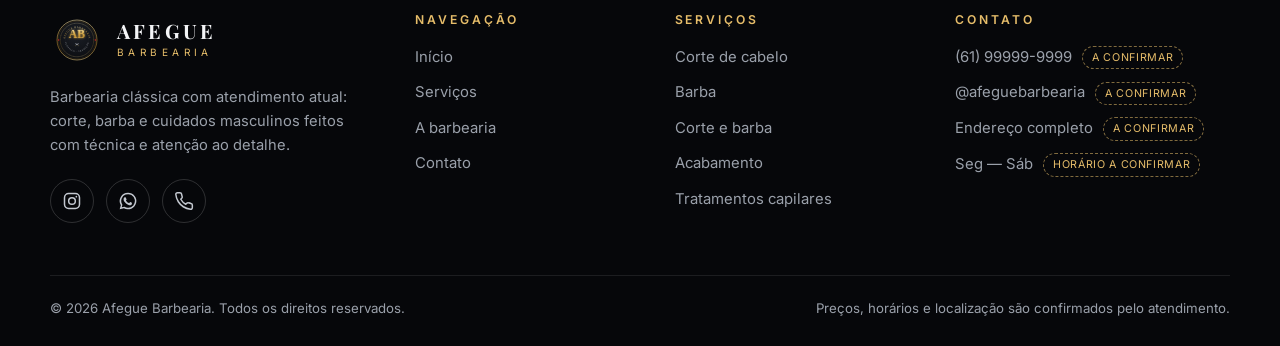
<file: servicos.html>
<!DOCTYPE html>
<html lang="pt-BR">
<head>
  <meta charset="UTF-8">
  <meta name="viewport" content="width=device-width, initial-scale=1.0">
  <title>Serviços — Afegue Barbearia</title>
  <meta name="description" content="Conheça os serviços da Afegue Barbearia: corte, barba, corte e barba, acabamento e tratamentos capilares. Agende pelo WhatsApp.">
  <meta name="theme-color" content="#08090c">
  <meta property="og:title" content="Serviços — Afegue Barbearia">
  <meta property="og:description" content="Corte, barba, acabamento e tratamentos capilares com atendimento por hora marcada.">
  <meta property="og:type" content="website">
  <meta property="og:locale" content="pt_BR">
  <link rel="icon" type="image/svg+xml" href="img/favicon.svg">
  <link rel="preconnect" href="https://fonts.googleapis.com">
  <link rel="preconnect" href="https://fonts.gstatic.com" crossorigin>
  <link href="https://fonts.googleapis.com/css2?family=Inter:wght@400;500;600;700&family=Playfair+Display:ital,wght@0,600;0,700;0,900;1,600&display=swap" rel="stylesheet">
  <link rel="stylesheet" href="css/style.css">
  <script>document.documentElement.classList.add("js");</script>
</head>
<body>
  <a class="pular-conteudo" href="#conteudo">Pular para o conteúdo</a>

  <header class="site-header">
    <div class="container header-inner">
      <a class="marca" href="index.html">
        <img class="marca__emblema" src="img/emblema.svg" alt="Afegue Barbearia — selo da marca" width="48" height="48">
        <span class="marca__lockup">
          <span class="marca__nome">AFEGUE</span>
          <span class="marca__sub">Barbearia</span>
        </span>
      </a>

      <nav class="nav-principal" id="nav-principal" aria-label="Navegação principal">
        <a href="index.html">Início</a>
        <a href="servicos.html" aria-current="page">Serviços</a>
        <a href="sobre.html">A barbearia</a>
        <a href="contato.html">Contato</a>
      </nav>

      <div class="header-acoes">
        <a class="btn btn--vermelho btn--pequeno btn--cabecalho"
           data-zap="Olá! Vim pelo site da Afegue Barbearia e gostaria de agendar um horário."
           href="#">Agendar horário</a>
        <button class="btn-menu" id="btn-menu" aria-expanded="false" aria-controls="nav-principal" aria-label="Abrir menu">
          <span class="barras" aria-hidden="true"><i></i><i></i><i></i></span>
        </button>
      </div>
    </div>
  </header>

  <main id="conteudo">

    <!-- ===== Topo da página ===== -->
    <section class="topo-pagina">
      <div class="container">
        <span class="acento">Serviços</span>
        <h1>Escolha o serviço e agende em poucos toques</h1>
        <p>
          Cada atendimento é feito com hora marcada, ferramentas higienizadas e acabamento
          conferido antes de você sair da cadeira.
        </p>
        <div class="topo-pagina__trilho">
          <a href="index.html">Início</a><span>/</span><span>Serviços</span>
        </div>
      </div>
    </section>

    <!-- ===== Lista de serviços ===== -->
    <section class="secao secao--preto">
      <div class="container">
        <h2 class="sr-only">Lista de serviços</h2>
        <div class="grade-servicos grade-servicos--completa">

          <article class="card-servico revelar" id="corte">
            <span class="card-servico__num" aria-hidden="true">01</span>
            <span class="card-servico__icone" aria-hidden="true">
              <svg viewBox="0 0 24 24" fill="none" stroke="currentColor" stroke-width="1.7" stroke-linecap="round" stroke-linejoin="round"><circle cx="6" cy="6" r="3"/><circle cx="6" cy="18" r="3"/><path d="M20 4 8.12 15.88"/><path d="M14.47 14.48 20 20"/><path d="M8.12 8.12 12 12"/></svg>
            </span>
            <h3>Corte de cabelo</h3>
            <p>
              Manutenção do visual com tesoura e máquina, incluindo lavagem e finalização.
              Do corte clássico ao degradê — a gente conversa o estilo antes de começar.
            </p>
            <div class="card-servico__meta">
              <span class="chip chip--pendente">Duração · a confirmar</span>
              <span class="chip chip--preco">Preço · a confirmar</span>
            </div>
            <div class="card-servico__acoes">
              <a class="btn btn--vermelho btn--pequeno btn--bloco"
                 data-zap="Olá! Vim pelo site da Afegue Barbearia e gostaria de agendar um Corte de cabelo. Quais horários estão disponíveis?"
                 href="#">Agendar este serviço</a>
            </div>
          </article>

          <article class="card-servico revelar" id="barba">
            <span class="card-servico__num" aria-hidden="true">02</span>
            <span class="card-servico__icone" aria-hidden="true">
              <svg viewBox="0 0 24 24" fill="none" stroke="currentColor" stroke-width="1.7" stroke-linecap="round" stroke-linejoin="round"><path d="M2.6 21.4 8 16"/><path d="M8 16 19 5l2.5 2.5L10.5 18.5z"/><path d="m9.7 16.3 9.4-9.4"/></svg>
            </span>
            <h3>Barba</h3>
            <p>
              Toalha quente, navalha, contorno definido e hidratação. Acabamento limpo,
              sem irritação e com o formato que valoriza o seu rosto.
            </p>
            <div class="card-servico__meta">
              <span class="chip chip--pendente">Duração · a confirmar</span>
              <span class="chip chip--preco">Preço · a confirmar</span>
            </div>
            <div class="card-servico__acoes">
              <a class="btn btn--vermelho btn--pequeno btn--bloco"
                 data-zap="Olá! Vim pelo site da Afegue Barbearia e gostaria de agendar uma Barba. Quais horários estão disponíveis?"
                 href="#">Agendar este serviço</a>
            </div>
          </article>

          <article class="card-servico revelar" id="corte-barba">
            <span class="card-servico__num" aria-hidden="true">03</span>
            <span class="card-servico__icone" aria-hidden="true">
              <svg viewBox="0 0 24 24" fill="none" stroke="currentColor" stroke-width="1.7" stroke-linecap="round" stroke-linejoin="round"><g transform="rotate(-38 12 12)"><circle cx="6.5" cy="6.5" r="2.6"/><circle cx="6.5" cy="17.5" r="2.6"/><path d="M19.5 4.5 8.6 15.4"/><path d="m8.9 8.7 2.7 2.7"/></g><g transform="rotate(38 12 12)"><path d="M4.5 19.5 9 15"/><path d="M8.6 15.6 17 7.2l2.3 2.3-8.4 8.4z"/></g></svg>
            </span>
            <h3>Corte e barba</h3>
            <p>
              O combo completo em um só horário: corte + barba, com o visual inteiro
              resolvido e o acabamento conferido no espelho.
            </p>
            <div class="card-servico__meta">
              <span class="chip chip--pendente">Duração · a confirmar</span>
              <span class="chip chip--preco">Preço · a confirmar</span>
            </div>
            <div class="card-servico__acoes">
              <a class="btn btn--vermelho btn--pequeno btn--bloco"
                 data-zap="Olá! Vim pelo site da Afegue Barbearia e gostaria de agendar Corte e barba. Quais horários estão disponíveis?"
                 href="#">Agendar este serviço</a>
            </div>
          </article>

          <article class="card-servico revelar" id="acabamento">
            <span class="card-servico__num" aria-hidden="true">04</span>
            <span class="card-servico__icone" aria-hidden="true">
              <svg viewBox="0 0 24 24" fill="none" stroke="currentColor" stroke-width="1.7" stroke-linecap="round" stroke-linejoin="round"><path d="M8 5h8v3H8z"/><path d="M9.5 5V3M12 5V3M14.5 5V3"/><path d="M8.5 8h7l1.4 8.6A3.2 3.2 0 0 1 13.7 20h-3.4a3.2 3.2 0 0 1-3.2-3.4z"/></svg>
            </span>
            <h3>Acabamento</h3>
            <p>
              Pezinho, contornos e retoques rápidos entre os cortes — ideal para manter
              o visual impecável por mais tempo sem esperar o próximo corte completo.
            </p>
            <div class="card-servico__meta">
              <span class="chip chip--pendente">Duração · a confirmar</span>
              <span class="chip chip--preco">Preço · a confirmar</span>
            </div>
            <div class="card-servico__acoes">
              <a class="btn btn--vermelho btn--pequeno btn--bloco"
                 data-zap="Olá! Vim pelo site da Afegue Barbearia e gostaria de agendar um Acabamento. Quais horários estão disponíveis?"
                 href="#">Agendar este serviço</a>
            </div>
          </article>

          <article class="card-servico revelar" id="tratamentos">
            <span class="card-servico__num" aria-hidden="true">05</span>
            <span class="card-servico__icone" aria-hidden="true">
              <svg viewBox="0 0 24 24" fill="none" stroke="currentColor" stroke-width="1.7" stroke-linecap="round" stroke-linejoin="round"><path d="M12 3s6 6.3 6 10.2A6 6 0 0 1 6 13.2C6 9.3 12 3 12 3z"/><path d="M9.4 14.2a2.7 2.7 0 0 0 2.6 2.4"/></svg>
            </span>
            <h3>Tratamentos capilares</h3>
            <p>
              Hidratação, cuidados com o couro cabeludo e finalização para cabelo e barba.
              Fale com a equipe para indicar o melhor tratamento para o seu tipo de cabelo.
            </p>
            <div class="card-servico__meta">
              <span class="chip chip--pendente">Duração · a confirmar</span>
              <span class="chip chip--preco">Preço · a confirmar</span>
            </div>
            <div class="card-servico__acoes">
              <a class="btn btn--vermelho btn--pequeno btn--bloco"
                 data-zap="Olá! Vim pelo site da Afegue Barbearia e gostaria de saber mais sobre os tratamentos capilares."
                 href="#">Tirar dúvidas no WhatsApp</a>
            </div>
          </article>

          <article class="card-servico revelar">
            <span class="card-servico__num" aria-hidden="true">06</span>
            <span class="card-servico__icone" aria-hidden="true">
              <svg viewBox="0 0 24 24" fill="none" stroke="currentColor" stroke-width="1.7" stroke-linecap="round" stroke-linejoin="round"><path d="M12 2.7 4.5 6v6c0 4.6 3.2 8.4 7.5 9.6 4.3-1.2 7.5-5 7.5-9.6V6z"/><path d="m9 12 2.2 2.2L15.5 10"/></svg>
            </span>
            <h3>Não sabe o que pedir?</h3>
            <p>
              Mande uma mensagem contendo o que você procura e como está o seu cabelo hoje:
              a equipe indica o serviço certo e o tempo necessário.
            </p>
            <div class="card-servico__meta">
              <span class="chip">Resposta rápida</span>
              <span class="chip">Orientação sem compromisso</span>
            </div>
            <div class="card-servico__acoes">
              <a class="btn btn--ouro btn--pequeno btn--bloco"
                 data-zap="Olá! Vim pelo site da Afegue Barbearia e preciso de ajuda para escolher o serviço. Podem me orientar?"
                 href="#">Falar com a equipe</a>
            </div>
          </article>
        </div>

        <div class="nota-legal nota-legal--centro revelar">
          Preços e durações serão publicados assim que confirmados pela barbearia.
          <a data-zap="Olá! Vim pelo site da Afegue Barbearia e gostaria de consultar a tabela de preços." href="#">Consulte a tabela pelo WhatsApp</a>.
        </div>
      </div>
    </section>

    <!-- ===== Como agendar ===== -->
    <section class="secao secao--grafite secao--listrado">
      <div class="container">
        <div class="cabecalho-secao cabecalho-secao--centro revelar">
          <span class="acento acento--centro">Como agendar</span>
          <h2>Três passos e o horário é seu</h2>
          <p>Sem formulários longos e sem espera: o agendamento acontece na conversa com a equipe.</p>
          <div class="ornamento" aria-hidden="true"><span></span></div>
        </div>

        <div class="grade-diferenciais">
          <div class="diferencial revelar">
            <span class="diferencial__icone" aria-hidden="true">
              <svg viewBox="0 0 24 24" fill="none" stroke="currentColor" stroke-width="1.7" stroke-linecap="round" stroke-linejoin="round"><circle cx="6" cy="6" r="3"/><circle cx="6" cy="18" r="3"/><path d="M20 4 8.12 15.88"/><path d="M14.47 14.48 20 20"/><path d="M8.12 8.12 12 12"/></svg>
            </span>
            <h3>1. Escolha o serviço</h3>
            <p>Veja a lista acima e escolha corte, barba, o combo ou o acabamento que você precisa.</p>
          </div>

          <div class="diferencial revelar">
            <span class="diferencial__icone" aria-hidden="true">
              <svg viewBox="0 0 24 24" fill="currentColor" aria-hidden="true"><path d="M12 2a10 10 0 0 0-8.6 15.1L2 22l5.1-1.3A10 10 0 1 0 12 2zm0 18.2a8.2 8.2 0 0 1-4.2-1.2l-.3-.2-3 .8.8-3-.2-.3A8.2 8.2 0 1 1 12 20.2zm4.6-6.1c-.3-.1-1.5-.7-1.7-.8-.2-.1-.4-.1-.6.1-.2.3-.6.8-.8 1-.1.2-.3.2-.5.1a6.7 6.7 0 0 1-3.3-2.9c-.2-.4 0-.5.1-.7l.4-.5c.1-.2.1-.3 0-.5l-.8-1.9c-.2-.5-.4-.4-.6-.4h-.5c-.2 0-.5.1-.7.3-.2.3-.9.9-.9 2.2s.9 2.5 1.1 2.7a11 11 0 0 0 4.2 3.7c.6.3 1 .4 1.4.5.6.2 1.1.2 1.5.1.5-.1 1.5-.6 1.7-1.2.2-.6.2-1.1.1-1.2l-.4-.4z"/></svg>
            </span>
            <h3>2. Chame no WhatsApp</h3>
            <p>O botão já abre a conversa com a mensagem pronta — é só enviar e dizer o melhor horário.</p>
          </div>

          <div class="diferencial revelar">
            <span class="diferencial__icone" aria-hidden="true">
              <svg viewBox="0 0 24 24" fill="none" stroke="currentColor" stroke-width="1.7" stroke-linecap="round" stroke-linejoin="round"><circle cx="12" cy="12" r="9"/><path d="M12 7v5l3 2"/></svg>
            </span>
            <h3>3. Confirme e apareça</h3>
            <p>A equipe confirma o horário e você chega para ser atendido sem fila e sem correria.</p>
          </div>
        </div>

        <p style="text-align:center; margin-top:2.6rem;" class="revelar">
          <a class="btn btn--contorno" href="contato.html#mapa">Ver endereço e horários</a>
        </p>
      </div>
    </section>

    <!-- ===== Chamada final ===== -->
    <section class="secao secao--preto">
      <div class="container">
        <div class="painel-cta revelar">
          <span class="acento acento--centro">Agende seu horário</span>
          <h2>Escolheu o serviço? É só chamar</h2>
          <p>
            Envie a mensagem pronta pelo WhatsApp e a gente confirma o melhor horário para você.
            Dúvidas sobre preço, duração ou indicação de serviço também são respondidas por lá.
          </p>
          <div class="painel-cta__acoes">
            <a class="btn btn--vermelho"
               data-zap="Olá! Vim pelo site da Afegue Barbearia e gostaria de agendar um horário."
               href="#">
              <svg viewBox="0 0 24 24" fill="currentColor" aria-hidden="true"><path d="M12 2a10 10 0 0 0-8.6 15.1L2 22l5.1-1.3A10 10 0 1 0 12 2zm0 18.2a8.2 8.2 0 0 1-4.2-1.2l-.3-.2-3 .8.8-3-.2-.3A8.2 8.2 0 1 1 12 20.2zm4.6-6.1c-.3-.1-1.5-.7-1.7-.8-.2-.1-.4-.1-.6.1-.2.3-.6.8-.8 1-.1.2-.3.2-.5.1a6.7 6.7 0 0 1-3.3-2.9c-.2-.4 0-.5.1-.7l.4-.5c.1-.2.1-.3 0-.5l-.8-1.9c-.2-.5-.4-.4-.6-.4h-.5c-.2 0-.5.1-.7.3-.2.3-.9.9-.9 2.2s.9 2.5 1.1 2.7a11 11 0 0 0 4.2 3.7c.6.3 1 .4 1.4.5.6.2 1.1.2 1.5.1.5-.1 1.5-.6 1.7-1.2.2-.6.2-1.1.1-1.2l-.4-.4z"/></svg>
              Agendar pelo WhatsApp
            </a>
            <a class="btn btn--contorno" href="sobre.html">Conhecer a barbearia</a>
          </div>
        </div>
      </div>
    </section>
  </main>

  <div class="divisor-poste" aria-hidden="true"></div>

  <footer class="site-footer">
    <div class="container">
      <div class="footer-grade">
        <div>
          <div class="footer-marca">
            <img src="img/emblema.svg" alt="Afegue Barbearia" width="54" height="54">
            <span class="marca__lockup">
              <span class="marca__nome">AFEGUE</span>
              <span class="marca__sub">Barbearia</span>
            </span>
          </div>
          <p>Barbearia clássica com atendimento atual: corte, barba e cuidados masculinos feitos com técnica e atenção ao detalhe.</p>
          <div class="redes">
            <a href="https://instagram.com/afeguebarbearia" target="_blank" rel="noopener" aria-label="Instagram da Afegue Barbearia">
              <svg viewBox="0 0 24 24" fill="none" stroke="currentColor" stroke-width="1.8" aria-hidden="true"><rect x="3" y="3" width="18" height="18" rx="5"/><circle cx="12" cy="12" r="4"/><circle cx="17.2" cy="6.8" r="1" fill="currentColor" stroke="none"/></svg>
            </a>
            <a data-zap="Olá! Vim pelo site da Afegue Barbearia." href="#" aria-label="Falar no WhatsApp com a Afegue Barbearia">
              <svg viewBox="0 0 24 24" fill="currentColor" aria-hidden="true"><path d="M12 2a10 10 0 0 0-8.6 15.1L2 22l5.1-1.3A10 10 0 1 0 12 2zm0 18.2a8.2 8.2 0 0 1-4.2-1.2l-.3-.2-3 .8.8-3-.2-.3A8.2 8.2 0 1 1 12 20.2zm4.6-6.1c-.3-.1-1.5-.7-1.7-.8-.2-.1-.4-.1-.6.1-.2.3-.6.8-.8 1-.1.2-.3.2-.5.1a6.7 6.7 0 0 1-3.3-2.9c-.2-.4 0-.5.1-.7l.4-.5c.1-.2.1-.3 0-.5l-.8-1.9c-.2-.5-.4-.4-.6-.4h-.5c-.2 0-.5.1-.7.3-.2.3-.9.9-.9 2.2s.9 2.5 1.1 2.7a11 11 0 0 0 4.2 3.7c.6.3 1 .4 1.4.5.6.2 1.1.2 1.5.1.5-.1 1.5-.6 1.7-1.2.2-.6.2-1.1.1-1.2l-.4-.4z"/></svg>
            </a>
            <a href="tel:+556199999999" aria-label="Ligar para a Afegue Barbearia">
              <svg viewBox="0 0 24 24" fill="none" stroke="currentColor" stroke-width="1.8" stroke-linecap="round" stroke-linejoin="round" aria-hidden="true"><path d="M22 16.9v3a2 2 0 0 1-2.2 2 19.8 19.8 0 0 1-8.6-3 19.5 19.5 0 0 1-6-6 19.8 19.8 0 0 1-3-8.7A2 2 0 0 1 4.1 2h3a2 2 0 0 1 2 1.7c.1 1 .4 1.9.7 2.8a2 2 0 0 1-.5 2.1L8.1 9.9a16 16 0 0 0 6 6l1.3-1.3a2 2 0 0 1 2.1-.4c.9.3 1.8.6 2.8.7a2 2 0 0 1 1.7 2z"/></svg>
            </a>
          </div>
        </div>

        <div>
          <h2>Navegação</h2>
          <ul>
            <li><a href="index.html">Início</a></li>
            <li><a href="servicos.html">Serviços</a></li>
            <li><a href="sobre.html">A barbearia</a></li>
            <li><a href="contato.html">Contato</a></li>
          </ul>
        </div>

        <div>
          <h2>Serviços</h2>
          <ul>
            <li><a href="servicos.html#corte">Corte de cabelo</a></li>
            <li><a href="servicos.html#barba">Barba</a></li>
            <li><a href="servicos.html#corte-barba">Corte e barba</a></li>
            <li><a href="servicos.html#acabamento">Acabamento</a></li>
            <li><a href="servicos.html#tratamentos">Tratamentos capilares</a></li>
          </ul>
        </div>

        <div>
          <h2>Contato</h2>
          <ul>
            <li><a href="tel:+556199999999">(61) 99999-9999</a> <span class="a-confirmar">a confirmar</span></li>
            <li><a href="https://instagram.com/afeguebarbearia" target="_blank" rel="noopener">@afeguebarbearia</a> <span class="a-confirmar">a confirmar</span></li>
            <li>Endereço completo <span class="a-confirmar">a confirmar</span></li>
            <li>Seg — Sáb <span class="a-confirmar">horário a confirmar</span></li>
          </ul>
        </div>
      </div>

      <div class="footer-obs">
        <span>© <span id="ano">2026</span> Afegue Barbearia. Todos os direitos reservados.</span>
        <span>Preços, horários e localização são confirmados pelo atendimento.</span>
      </div>
    </div>
  </footer>

  <a class="zap-flutuante" data-zap="Olá! Vim pelo site da Afegue Barbearia e gostaria de agendar um horário."
     href="#" aria-label="Agendar horário pelo WhatsApp da Afegue Barbearia">
    <svg viewBox="0 0 24 24" fill="currentColor" aria-hidden="true"><path d="M12 2a10 10 0 0 0-8.6 15.1L2 22l5.1-1.3A10 10 0 1 0 12 2zm0 18.2a8.2 8.2 0 0 1-4.2-1.2l-.3-.2-3 .8.8-3-.2-.3A8.2 8.2 0 1 1 12 20.2zm4.6-6.1c-.3-.1-1.5-.7-1.7-.8-.2-.1-.4-.1-.6.1-.2.3-.6.8-.8 1-.1.2-.3.2-.5.1a6.7 6.7 0 0 1-3.3-2.9c-.2-.4 0-.5.1-.7l.4-.5c.1-.2.1-.3 0-.5l-.8-1.9c-.2-.5-.4-.4-.6-.4h-.5c-.2 0-.5.1-.7.3-.2.3-.9.9-.9 2.2s.9 2.5 1.1 2.7a11 11 0 0 0 4.2 3.7c.6.3 1 .4 1.4.5.6.2 1.1.2 1.5.1.5-.1 1.5-.6 1.7-1.2.2-.6.2-1.1.1-1.2l-.4-.4z"/></svg>
    <span>Agendar horário</span>
  </a>

  <script src="js/main.js"></script>
</body>
</html>
</file>
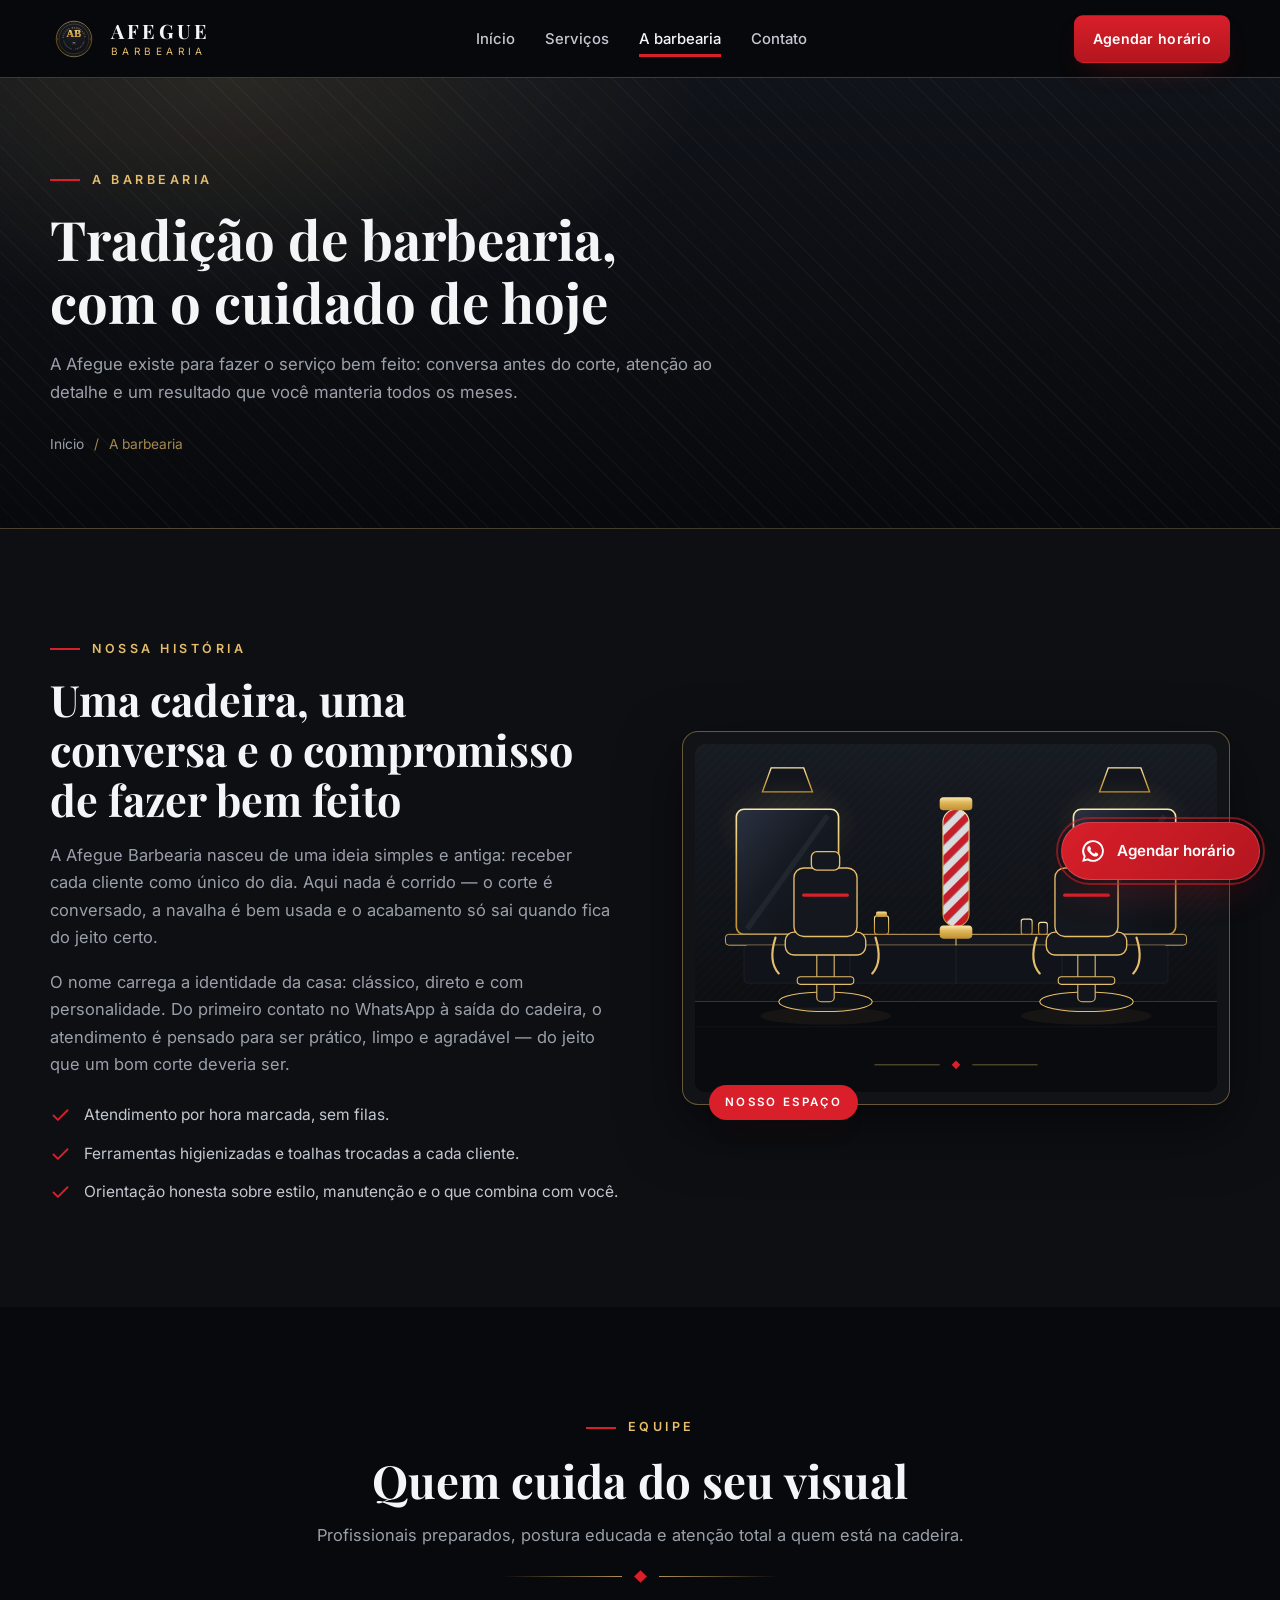
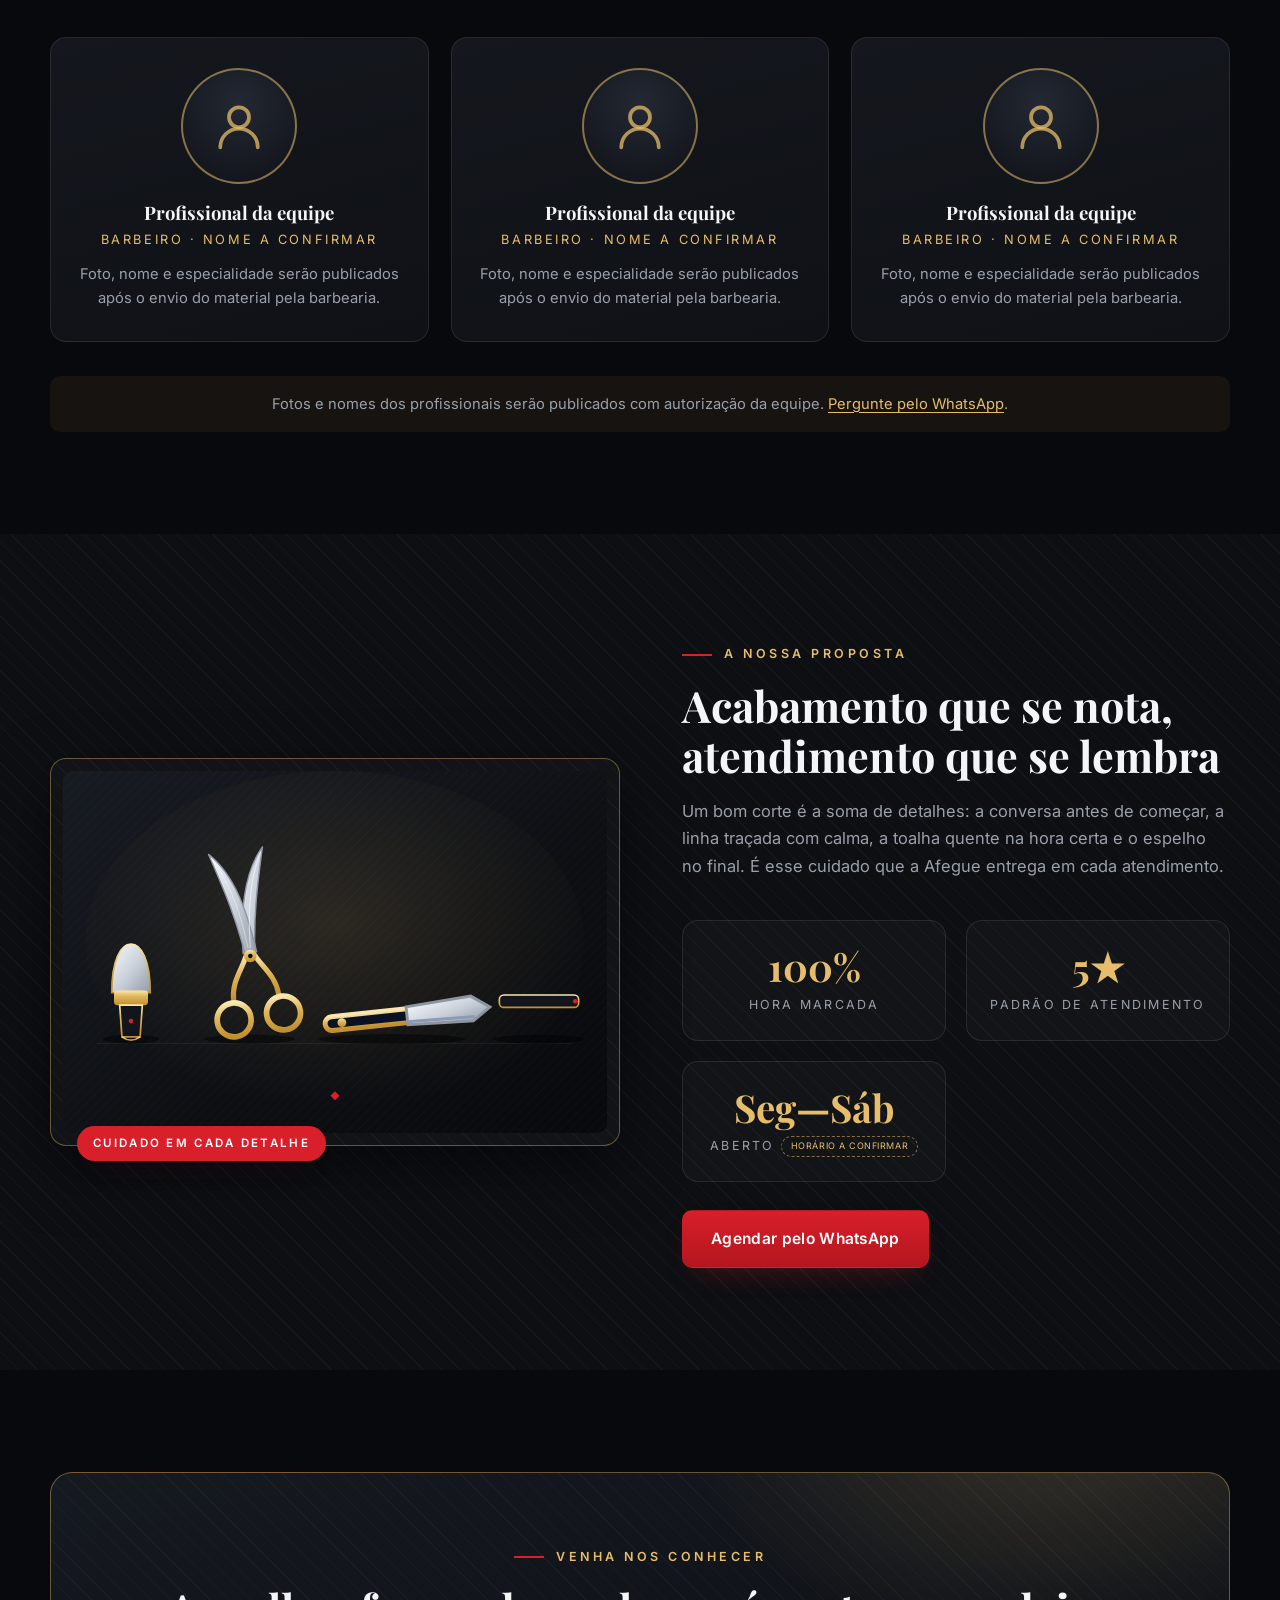
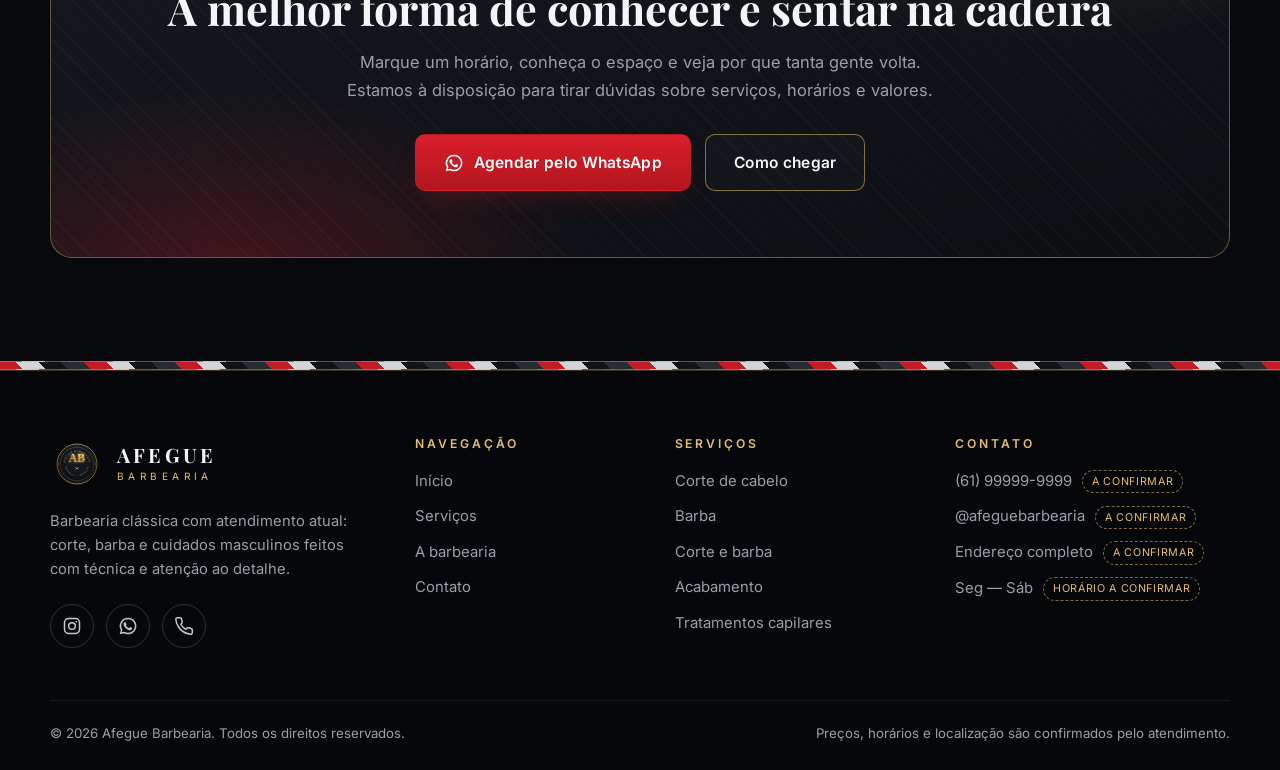
<file: sobre.html>
<!DOCTYPE html>
<html lang="pt-BR">
<head>
  <meta charset="UTF-8">
  <meta name="viewport" content="width=device-width, initial-scale=1.0">
  <title>A barbearia — Afegue Barbearia</title>
  <meta name="description" content="Conheça a Afegue Barbearia: história, espaço, equipe e o cuidado que marca cada atendimento.">
  <meta name="theme-color" content="#08090c">
  <meta property="og:title" content="A barbearia — Afegue Barbearia">
  <meta property="og:description" content="Tradição de barbearia com o cuidado de hoje: conheça o espaço e a equipe.">
  <meta property="og:type" content="website">
  <meta property="og:locale" content="pt_BR">
  <link rel="icon" type="image/svg+xml" href="img/favicon.svg">
  <link rel="preconnect" href="https://fonts.googleapis.com">
  <link rel="preconnect" href="https://fonts.gstatic.com" crossorigin>
  <link href="https://fonts.googleapis.com/css2?family=Inter:wght@400;500;600;700&family=Playfair+Display:ital,wght@0,600;0,700;0,900;1,600&display=swap" rel="stylesheet">
  <link rel="stylesheet" href="css/style.css">
  <script>document.documentElement.classList.add("js");</script>
</head>
<body>
  <a class="pular-conteudo" href="#conteudo">Pular para o conteúdo</a>

  <header class="site-header">
    <div class="container header-inner">
      <a class="marca" href="index.html">
        <img class="marca__emblema" src="img/emblema.svg" alt="Afegue Barbearia — selo da marca" width="48" height="48">
        <span class="marca__lockup">
          <span class="marca__nome">AFEGUE</span>
          <span class="marca__sub">Barbearia</span>
        </span>
      </a>

      <nav class="nav-principal" id="nav-principal" aria-label="Navegação principal">
        <a href="index.html">Início</a>
        <a href="servicos.html">Serviços</a>
        <a href="sobre.html" aria-current="page">A barbearia</a>
        <a href="contato.html">Contato</a>
      </nav>

      <div class="header-acoes">
        <a class="btn btn--vermelho btn--pequeno btn--cabecalho"
           data-zap="Olá! Vim pelo site da Afegue Barbearia e gostaria de agendar um horário."
           href="#">Agendar horário</a>
        <button class="btn-menu" id="btn-menu" aria-expanded="false" aria-controls="nav-principal" aria-label="Abrir menu">
          <span class="barras" aria-hidden="true"><i></i><i></i><i></i></span>
        </button>
      </div>
    </div>
  </header>

  <main id="conteudo">

    <!-- ===== Topo da página ===== -->
    <section class="topo-pagina">
      <div class="container">
        <span class="acento">A barbearia</span>
        <h1>Tradição de barbearia, com o cuidado de hoje</h1>
        <p>
          A Afegue existe para fazer o serviço bem feito: conversa antes do corte,
          atenção ao detalhe e um resultado que você manteria todos os meses.
        </p>
        <div class="topo-pagina__trilho">
          <a href="index.html">Início</a><span>/</span><span>A barbearia</span>
        </div>
      </div>
    </section>

    <!-- ===== História ===== -->
    <section class="secao secao--grafite">
      <div class="container grade-meio">
        <div class="conteudo-meio revelar">
          <span class="acento">Nossa história</span>
          <h2>Uma cadeira, uma conversa e o compromisso de fazer bem feito</h2>
          <p>
            A Afegue Barbearia nasceu de uma ideia simples e antiga: receber cada cliente
            como único do dia. Aqui nada é corrido — o corte é conversado, a navalha é bem
            usada e o acabamento só sai quando fica do jeito certo.
          </p>
          <p>
            O nome carrega a identidade da casa: clássico, direto e com personalidade.
            Do primeiro contato no WhatsApp à saída do cadeira, o atendimento é pensado para
            ser prático, limpo e agradável — do jeito que um bom corte deveria ser.
          </p>

          <ul class="lista-marcada">
            <li>
              <svg viewBox="0 0 24 24" fill="none" stroke="currentColor" stroke-width="2.2" stroke-linecap="round" stroke-linejoin="round" aria-hidden="true"><path d="M20 6 9 17l-5-5"/></svg>
              Atendimento por hora marcada, sem filas.
            </li>
            <li>
              <svg viewBox="0 0 24 24" fill="none" stroke="currentColor" stroke-width="2.2" stroke-linecap="round" stroke-linejoin="round" aria-hidden="true"><path d="M20 6 9 17l-5-5"/></svg>
              Ferramentas higienizadas e toalhas trocadas a cada cliente.
            </li>
            <li>
              <svg viewBox="0 0 24 24" fill="none" stroke="currentColor" stroke-width="2.2" stroke-linecap="round" stroke-linejoin="round" aria-hidden="true"><path d="M20 6 9 17l-5-5"/></svg>
              Orientação honesta sobre estilo, manutenção e o que combina com você.
            </li>
          </ul>
        </div>

        <div class="moldura-ouro revelar">
          <img src="img/espaco.svg" alt="Ilustração do interior da Afegue Barbearia com cadeiras de barbeiro, espelhos e poste clássico" width="960" height="640" loading="lazy">
          <span class="moldura-ouro__etiqueta">Nosso espaço</span>
        </div>
      </div>
    </section>

    <!-- ===== Equipe ===== -->
    <section class="secao secao--preto">
      <div class="container">
        <div class="cabecalho-secao cabecalho-secao--centro revelar">
          <span class="acento acento--centro">Equipe</span>
          <h2>Quem cuida do seu visual</h2>
          <p>Profissionais preparados, postura educada e atenção total a quem está na cadeira.</p>
          <div class="ornamento" aria-hidden="true"><span></span></div>
        </div>

        <div class="grade-equipe">
          <article class="card-profissional revelar">
            <span class="card-profissional__retrato" aria-hidden="true">
              <svg viewBox="0 0 24 24" fill="none" stroke="currentColor" stroke-width="1.5" stroke-linecap="round" stroke-linejoin="round"><circle cx="12" cy="8.5" r="4"/><path d="M4.5 20.5a7.5 7.5 0 0 1 15 0"/></svg>
            </span>
            <h3>Profissional da equipe</h3>
            <span class="card-profissional__funcao">Barbeiro · nome a confirmar</span>
            <p>Foto, nome e especialidade serão publicados após o envio do material pela barbearia.</p>
          </article>

          <article class="card-profissional revelar">
            <span class="card-profissional__retrato" aria-hidden="true">
              <svg viewBox="0 0 24 24" fill="none" stroke="currentColor" stroke-width="1.5" stroke-linecap="round" stroke-linejoin="round"><circle cx="12" cy="8.5" r="4"/><path d="M4.5 20.5a7.5 7.5 0 0 1 15 0"/></svg>
            </span>
            <h3>Profissional da equipe</h3>
            <span class="card-profissional__funcao">Barbeiro · nome a confirmar</span>
            <p>Foto, nome e especialidade serão publicados após o envio do material pela barbearia.</p>
          </article>

          <article class="card-profissional revelar">
            <span class="card-profissional__retrato" aria-hidden="true">
              <svg viewBox="0 0 24 24" fill="none" stroke="currentColor" stroke-width="1.5" stroke-linecap="round" stroke-linejoin="round"><circle cx="12" cy="8.5" r="4"/><path d="M4.5 20.5a7.5 7.5 0 0 1 15 0"/></svg>
            </span>
            <h3>Profissional da equipe</h3>
            <span class="card-profissional__funcao">Barbeiro · nome a confirmar</span>
            <p>Foto, nome e especialidade serão publicados após o envio do material pela barbearia.</p>
          </article>
        </div>

        <div class="nota-legal nota-legal--centro revelar">
          Fotos e nomes dos profissionais serão publicados com autorização da equipe.
          <a data-zap="Olá! Vim pelo site da Afegue Barbearia e gostaria de saber quem atende na barbearia." href="#">Pergunte pelo WhatsApp</a>.
        </div>
      </div>
    </section>

    <!-- ===== Proposta de atendimento ===== -->
    <section class="secao secao--grafite secao--listrado">
      <div class="container grade-meio">
        <div class="moldura-ouro revelar">
          <img src="img/ferramentas.svg" alt="Ilustração das ferramentas do barbeiro: tesoura, navalha, pente e pincel de barba" width="960" height="640" loading="lazy">
          <span class="moldura-ouro__etiqueta">Cuidado em cada detalhe</span>
        </div>

        <div class="conteudo-meio revelar">
          <span class="acento">A nossa proposta</span>
          <h2>Acabamento que se nota, atendimento que se lembra</h2>
          <p>
            Um bom corte é a soma de detalhes: a conversa antes de começar, a linha traçada
            com calma, a toalha quente na hora certa e o espelho no final. É esse cuidado que
            a Afegue entrega em cada atendimento.
          </p>

          <div class="grade-stats">
            <div class="stat">
              <span class="stat__valor">100%</span>
              <span class="stat__rotulo">Hora marcada</span>
            </div>
            <div class="stat">
              <span class="stat__valor">5★</span>
              <span class="stat__rotulo">Padrão de atendimento</span>
            </div>
            <div class="stat">
              <span class="stat__valor">Seg—Sáb</span>
              <span class="stat__rotulo">Aberto <span class="a-confirmar">horário a confirmar</span></span>
            </div>
          </div>

          <p style="margin-top:28px;">
            <a class="btn btn--vermelho"
               data-zap="Olá! Vim pelo site da Afegue Barbearia e gostaria de agendar um horário."
               href="#">Agendar pelo WhatsApp</a>
          </p>
        </div>
      </div>
    </section>

    <!-- ===== Chamada final ===== -->
    <section class="secao secao--preto">
      <div class="container">
        <div class="painel-cta revelar">
          <span class="acento acento--centro">Venha nos conhecer</span>
          <h2>A melhor forma de conhecer é sentar na cadeira</h2>
          <p>
            Marque um horário, conheça o espaço e veja por que tanta gente volta.
            Estamos à disposição para tirar dúvidas sobre serviços, horários e valores.
          </p>
          <div class="painel-cta__acoes">
            <a class="btn btn--vermelho"
               data-zap="Olá! Vim pelo site da Afegue Barbearia e gostaria de agendar um horário."
               href="#">
              <svg viewBox="0 0 24 24" fill="currentColor" aria-hidden="true"><path d="M12 2a10 10 0 0 0-8.6 15.1L2 22l5.1-1.3A10 10 0 1 0 12 2zm0 18.2a8.2 8.2 0 0 1-4.2-1.2l-.3-.2-3 .8.8-3-.2-.3A8.2 8.2 0 1 1 12 20.2zm4.6-6.1c-.3-.1-1.5-.7-1.7-.8-.2-.1-.4-.1-.6.1-.2.3-.6.8-.8 1-.1.2-.3.2-.5.1a6.7 6.7 0 0 1-3.3-2.9c-.2-.4 0-.5.1-.7l.4-.5c.1-.2.1-.3 0-.5l-.8-1.9c-.2-.5-.4-.4-.6-.4h-.5c-.2 0-.5.1-.7.3-.2.3-.9.9-.9 2.2s.9 2.5 1.1 2.7a11 11 0 0 0 4.2 3.7c.6.3 1 .4 1.4.5.6.2 1.1.2 1.5.1.5-.1 1.5-.6 1.7-1.2.2-.6.2-1.1.1-1.2l-.4-.4z"/></svg>
              Agendar pelo WhatsApp
            </a>
            <a class="btn btn--contorno" href="contato.html">Como chegar</a>
          </div>
        </div>
      </div>
    </section>
  </main>

  <div class="divisor-poste" aria-hidden="true"></div>

  <footer class="site-footer">
    <div class="container">
      <div class="footer-grade">
        <div>
          <div class="footer-marca">
            <img src="img/emblema.svg" alt="Afegue Barbearia" width="54" height="54">
            <span class="marca__lockup">
              <span class="marca__nome">AFEGUE</span>
              <span class="marca__sub">Barbearia</span>
            </span>
          </div>
          <p>Barbearia clássica com atendimento atual: corte, barba e cuidados masculinos feitos com técnica e atenção ao detalhe.</p>
          <div class="redes">
            <a href="https://instagram.com/afeguebarbearia" target="_blank" rel="noopener" aria-label="Instagram da Afegue Barbearia">
              <svg viewBox="0 0 24 24" fill="none" stroke="currentColor" stroke-width="1.8" aria-hidden="true"><rect x="3" y="3" width="18" height="18" rx="5"/><circle cx="12" cy="12" r="4"/><circle cx="17.2" cy="6.8" r="1" fill="currentColor" stroke="none"/></svg>
            </a>
            <a data-zap="Olá! Vim pelo site da Afegue Barbearia." href="#" aria-label="Falar no WhatsApp com a Afegue Barbearia">
              <svg viewBox="0 0 24 24" fill="currentColor" aria-hidden="true"><path d="M12 2a10 10 0 0 0-8.6 15.1L2 22l5.1-1.3A10 10 0 1 0 12 2zm0 18.2a8.2 8.2 0 0 1-4.2-1.2l-.3-.2-3 .8.8-3-.2-.3A8.2 8.2 0 1 1 12 20.2zm4.6-6.1c-.3-.1-1.5-.7-1.7-.8-.2-.1-.4-.1-.6.1-.2.3-.6.8-.8 1-.1.2-.3.2-.5.1a6.7 6.7 0 0 1-3.3-2.9c-.2-.4 0-.5.1-.7l.4-.5c.1-.2.1-.3 0-.5l-.8-1.9c-.2-.5-.4-.4-.6-.4h-.5c-.2 0-.5.1-.7.3-.2.3-.9.9-.9 2.2s.9 2.5 1.1 2.7a11 11 0 0 0 4.2 3.7c.6.3 1 .4 1.4.5.6.2 1.1.2 1.5.1.5-.1 1.5-.6 1.7-1.2.2-.6.2-1.1.1-1.2l-.4-.4z"/></svg>
            </a>
            <a href="tel:+556199999999" aria-label="Ligar para a Afegue Barbearia">
              <svg viewBox="0 0 24 24" fill="none" stroke="currentColor" stroke-width="1.8" stroke-linecap="round" stroke-linejoin="round" aria-hidden="true"><path d="M22 16.9v3a2 2 0 0 1-2.2 2 19.8 19.8 0 0 1-8.6-3 19.5 19.5 0 0 1-6-6 19.8 19.8 0 0 1-3-8.7A2 2 0 0 1 4.1 2h3a2 2 0 0 1 2 1.7c.1 1 .4 1.9.7 2.8a2 2 0 0 1-.5 2.1L8.1 9.9a16 16 0 0 0 6 6l1.3-1.3a2 2 0 0 1 2.1-.4c.9.3 1.8.6 2.8.7a2 2 0 0 1 1.7 2z"/></svg>
            </a>
          </div>
        </div>

        <div>
          <h2>Navegação</h2>
          <ul>
            <li><a href="index.html">Início</a></li>
            <li><a href="servicos.html">Serviços</a></li>
            <li><a href="sobre.html">A barbearia</a></li>
            <li><a href="contato.html">Contato</a></li>
          </ul>
        </div>

        <div>
          <h2>Serviços</h2>
          <ul>
            <li><a href="servicos.html#corte">Corte de cabelo</a></li>
            <li><a href="servicos.html#barba">Barba</a></li>
            <li><a href="servicos.html#corte-barba">Corte e barba</a></li>
            <li><a href="servicos.html#acabamento">Acabamento</a></li>
            <li><a href="servicos.html#tratamentos">Tratamentos capilares</a></li>
          </ul>
        </div>

        <div>
          <h2>Contato</h2>
          <ul>
            <li><a href="tel:+556199999999">(61) 99999-9999</a> <span class="a-confirmar">a confirmar</span></li>
            <li><a href="https://instagram.com/afeguebarbearia" target="_blank" rel="noopener">@afeguebarbearia</a> <span class="a-confirmar">a confirmar</span></li>
            <li>Endereço completo <span class="a-confirmar">a confirmar</span></li>
            <li>Seg — Sáb <span class="a-confirmar">horário a confirmar</span></li>
          </ul>
        </div>
      </div>

      <div class="footer-obs">
        <span>© <span id="ano">2026</span> Afegue Barbearia. Todos os direitos reservados.</span>
        <span>Preços, horários e localização são confirmados pelo atendimento.</span>
      </div>
    </div>
  </footer>

  <a class="zap-flutuante" data-zap="Olá! Vim pelo site da Afegue Barbearia e gostaria de agendar um horário."
     href="#" aria-label="Agendar horário pelo WhatsApp da Afegue Barbearia">
    <svg viewBox="0 0 24 24" fill="currentColor" aria-hidden="true"><path d="M12 2a10 10 0 0 0-8.6 15.1L2 22l5.1-1.3A10 10 0 1 0 12 2zm0 18.2a8.2 8.2 0 0 1-4.2-1.2l-.3-.2-3 .8.8-3-.2-.3A8.2 8.2 0 1 1 12 20.2zm4.6-6.1c-.3-.1-1.5-.7-1.7-.8-.2-.1-.4-.1-.6.1-.2.3-.6.8-.8 1-.1.2-.3.2-.5.1a6.7 6.7 0 0 1-3.3-2.9c-.2-.4 0-.5.1-.7l.4-.5c.1-.2.1-.3 0-.5l-.8-1.9c-.2-.5-.4-.4-.6-.4h-.5c-.2 0-.5.1-.7.3-.2.3-.9.9-.9 2.2s.9 2.5 1.1 2.7a11 11 0 0 0 4.2 3.7c.6.3 1 .4 1.4.5.6.2 1.1.2 1.5.1.5-.1 1.5-.6 1.7-1.2.2-.6.2-1.1.1-1.2l-.4-.4z"/></svg>
    <span>Agendar horário</span>
  </a>

  <script src="js/main.js"></script>
</body>
</html>
</file>
<file: css/style.css>
/* =========================================================
   AFEGUE BARBEARIA — Folha de estilos
   Identidade: preto e grafite · prata e branco ·
               vermelho vivo (ações) · dourado (ornamentos)
   ========================================================= */

/* ---------- 1. Tokens ---------- */
:root {
  --preto: #08090c;
  --grafite: #0d0f13;
  --grafite-2: #14171d;
  --grafite-3: #1b1f27;
  --borda: rgba(255, 255, 255, 0.09);
  --borda-forte: rgba(255, 255, 255, 0.16);

  --branco: #f4f5f7;
  --prata: #c3c8d0;
  --prata-2: #9aa0aa;

  --vermelho: #d81f2a;
  --vermelho-2: #b3161f;
  --vermelho-brilho: rgba(216, 31, 42, 0.4);

  --ouro: #e6bd6a;
  --ouro-2: #c08f2f;
  --ouro-3: #f6dfa8;

  --fonte-titulo: "Playfair Display", Georgia, "Times New Roman", serif;
  --fonte-corpo: "Inter", system-ui, -apple-system, "Segoe UI", Roboto, Arial, sans-serif;

  --largura: 1180px;
  --raio: 16px;
  --raio-pequeno: 10px;
  --header-h: 78px;
  --sombra: 0 22px 60px rgba(0, 0, 0, 0.5);
  --transicao: 0.25s ease;
}

/* ---------- 2. Reset e base ---------- */
*,
*::before,
*::after { box-sizing: border-box; }

* { margin: 0; }

html {
  scroll-behavior: smooth;
  scroll-padding-top: calc(var(--header-h) + 16px);
  -webkit-text-size-adjust: 100%;
}

body {
  font-family: var(--fonte-corpo);
  font-size: 16.5px;
  line-height: 1.65;
  color: var(--prata);
  background: var(--preto);
  -webkit-font-smoothing: antialiased;
  overflow-x: hidden;
}

img,
svg { display: block; max-width: 100%; }

img { height: auto; }

a { color: inherit; text-decoration: none; }

ul { list-style: none; padding: 0; }

button,
input,
select,
textarea { font: inherit; color: inherit; }

h1, h2, h3, h4 {
  font-family: var(--fonte-titulo);
  color: var(--branco);
  line-height: 1.15;
  font-weight: 700;
  text-wrap: balance;
}

p { text-wrap: pretty; }

::selection { background: var(--vermelho); color: #fff; }

:focus-visible {
  outline: 2px solid var(--ouro);
  outline-offset: 3px;
  border-radius: 4px;
}

::-webkit-scrollbar { width: 11px; height: 11px; }
::-webkit-scrollbar-track { background: var(--preto); }
::-webkit-scrollbar-thumb { background: #2a2f39; border-radius: 8px; border: 2px solid var(--preto); }
::-webkit-scrollbar-thumb:hover { background: var(--ouro-2); }

/* ---------- 3. Utilitários ---------- */
.container {
  width: min(100% - 40px, var(--largura));
  margin-inline: auto;
}

.pular-conteudo {
  position: fixed;
  top: -100px;
  left: 16px;
  z-index: 200;
  background: var(--vermelho);
  color: #fff;
  padding: 12px 20px;
  border-radius: 0 0 10px 10px;
  font-weight: 600;
  transition: top 0.2s ease;
}
.pular-conteudo:focus { top: 0; }

.acento {
  display: inline-flex;
  align-items: center;
  gap: 12px;
  font-size: 12.5px;
  font-weight: 600;
  letter-spacing: 0.28em;
  text-transform: uppercase;
  color: var(--ouro);
}
.acento::before {
  content: "";
  width: 30px;
  height: 2px;
  background: var(--vermelho);
  flex: none;
}
.acento--centro { justify-content: center; }

.texto-ouro {
  background: linear-gradient(180deg, var(--ouro-3), var(--ouro-2));
  -webkit-background-clip: text;
  background-clip: text;
  color: transparent;
  font-style: italic;
}

.texto-vermelho { color: var(--vermelho); }

.ornamento {
  display: flex;
  align-items: center;
  justify-content: center;
  gap: 14px;
  margin-top: 22px;
}
.ornamento::before,
.ornamento::after {
  content: "";
  height: 1px;
  width: min(120px, 26vw);
  background: linear-gradient(90deg, transparent, rgba(230, 189, 106, 0.75));
}
.ornamento::after { transform: scaleX(-1); }
.ornamento span {
  width: 9px;
  height: 9px;
  background: var(--vermelho);
  transform: rotate(45deg);
  flex: none;
}

.secao {
  position: relative;
  padding-block: clamp(62px, 8vw, 104px);
}
.secao--grafite { background: var(--grafite); }
.secao--preto { background: var(--preto); }
.secao--listrado { background: var(--grafite); }
.secao--listrado::before {
  content: "";
  position: absolute;
  inset: 0;
  background-image: repeating-linear-gradient(45deg, rgba(255, 255, 255, 0.035) 0 1px, transparent 1px 13px);
  pointer-events: none;
}
.secao--listrado > * { position: relative; }

.cabecalho-secao { max-width: 720px; margin-bottom: clamp(34px, 5vw, 56px); }
.cabecalho-secao--centro { margin-inline: auto; text-align: center; }
.cabecalho-secao h2 {
  font-size: clamp(1.85rem, 3.6vw, 2.85rem);
  margin-top: 16px;
}
.cabecalho-secao p {
  margin-top: 16px;
  color: var(--prata-2);
  font-size: 1.03rem;
}

.nota-legal {
  margin-top: 34px;
  padding: 16px 20px;
  border-left: 3px solid var(--ouro-2);
  background: rgba(230, 189, 106, 0.06);
  border-radius: 0 var(--raio-pequeno) var(--raio-pequeno) 0;
  font-size: 0.92rem;
  color: var(--prata-2);
}
.nota-legal a {
  color: var(--ouro);
  text-decoration: underline;
  text-underline-offset: 3px;
}
.nota-legal--centro {
  text-align: center;
  border-left: 0;
  border-radius: var(--raio-pequeno);
}

/* Conteúdo apenas para leitores de tela */
.sr-only {
  position: absolute;
  width: 1px;
  height: 1px;
  padding: 0;
  margin: -1px;
  overflow: hidden;
  clip: rect(0 0 0 0);
  white-space: nowrap;
  border: 0;
}

.a-confirmar {
  display: inline-block;
  font-size: 0.72em;
  letter-spacing: 0.06em;
  text-transform: uppercase;
  color: var(--ouro);
  border: 1px dashed rgba(230, 189, 106, 0.55);
  border-radius: 999px;
  padding: 2px 9px;
  white-space: nowrap;
  vertical-align: middle;
}

.divisor-poste {
  height: 9px;
  border-block: 1px solid rgba(230, 189, 106, 0.45);
  background: repeating-linear-gradient(45deg,
    var(--vermelho) 0 16px,
    #e9ebef 16px 32px,
    #101318 32px 48px,
    #2a2f39 48px 64px);
  opacity: 0.9;
}

/* Animação de entrada discreta */
.js .revelar {
  opacity: 0;
  transform: translateY(20px);
  transition: opacity 0.7s ease, transform 0.7s cubic-bezier(0.22, 1, 0.36, 1);
}
.js .revelar.visivel {
  opacity: 1;
  transform: none;
}

/* ---------- 4. Botões ---------- */
.btn {
  display: inline-flex;
  align-items: center;
  justify-content: center;
  gap: 10px;
  padding: 15px 28px;
  border: 1px solid transparent;
  border-radius: var(--raio-pequeno);
  font-size: 0.97rem;
  font-weight: 600;
  letter-spacing: 0.02em;
  cursor: pointer;
  text-align: center;
  transition: transform 0.2s ease, background 0.2s ease, border-color 0.2s ease,
              color 0.2s ease, box-shadow 0.2s ease;
}
.btn svg { width: 20px; height: 20px; flex: none; }

.btn--vermelho {
  background: linear-gradient(180deg, var(--vermelho), var(--vermelho-2));
  color: #fff;
  box-shadow: 0 12px 30px -14px var(--vermelho-brilho);
}
.btn--vermelho:hover {
  transform: translateY(-2px);
  box-shadow: 0 18px 36px -14px var(--vermelho-brilho);
}

.btn--ouro {
  background: linear-gradient(180deg, var(--ouro-3), var(--ouro-2));
  color: #1a1408;
}
.btn--ouro:hover { transform: translateY(-2px); box-shadow: 0 16px 34px -16px rgba(230, 189, 106, 0.7); }

.btn--contorno {
  border-color: rgba(230, 189, 106, 0.55);
  color: var(--branco);
  background: rgba(255, 255, 255, 0.02);
}
.btn--contorno:hover {
  border-color: var(--ouro);
  background: rgba(230, 189, 106, 0.1);
  transform: translateY(-2px);
}

.btn--fantasma {
  color: var(--branco);
  background: transparent;
  border-color: var(--borda-forte);
}
.btn--fantasma:hover { border-color: var(--branco); background: rgba(255, 255, 255, 0.06); }

.btn--pequeno { padding: 11px 18px; font-size: 0.88rem; border-radius: 9px; }
.btn--bloco { width: 100%; }

/* ---------- 5. Cabeçalho e navegação ---------- */
.site-header {
  position: sticky;
  top: 0;
  z-index: 100;
  background: rgba(8, 9, 12, 0.86);
  backdrop-filter: blur(14px);
  -webkit-backdrop-filter: blur(14px);
  box-shadow: inset 0 -1px 0 rgba(230, 189, 106, 0.28);
  transition: box-shadow 0.25s ease, background 0.25s ease;
}
.site-header.sombra {
  background: rgba(8, 9, 12, 0.95);
  box-shadow: inset 0 -1px 0 rgba(230, 189, 106, 0.35), 0 14px 34px -22px rgba(0, 0, 0, 0.9);
}

.header-inner {
  min-height: var(--header-h);
  display: flex;
  align-items: center;
  justify-content: space-between;
  gap: 24px;
}

.marca { display: inline-flex; align-items: center; gap: 13px; }
.marca__emblema { width: 48px; height: 48px; flex: none; }
.marca__lockup { display: flex; flex-direction: column; line-height: 1.1; }
.marca__nome {
  font-family: var(--fonte-titulo);
  font-weight: 700;
  font-size: 1.24rem;
  letter-spacing: 0.16em;
  color: var(--branco);
}
.marca__sub {
  font-size: 0.63rem;
  letter-spacing: 0.44em;
  text-transform: uppercase;
  color: var(--ouro);
  margin-top: 4px;
}

.nav-principal { display: flex; align-items: center; gap: 30px; }
.nav-principal a {
  position: relative;
  font-size: 0.93rem;
  font-weight: 500;
  color: var(--prata);
  padding-block: 6px;
  transition: color 0.2s ease;
}
.nav-principal a::after {
  content: "";
  position: absolute;
  left: 0;
  bottom: 0;
  width: 100%;
  height: 2px;
  background: var(--ouro);
  transform: scaleX(0);
  transform-origin: left;
  transition: transform 0.25s ease;
}
.nav-principal a:hover { color: var(--branco); }
.nav-principal a:hover::after { transform: scaleX(1); }
.nav-principal a[aria-current="page"] { color: var(--branco); }
.nav-principal a[aria-current="page"]::after {
  transform: scaleX(1);
  background: var(--vermelho);
  height: 3px;
}

.header-acoes { display: flex; align-items: center; gap: 12px; }

.btn-menu {
  display: none;
  width: 46px;
  height: 46px;
  border: 1px solid var(--borda-forte);
  border-radius: 10px;
  background: rgba(255, 255, 255, 0.03);
  cursor: pointer;
  padding: 0;
}
.barras { display: block; width: 20px; margin: auto; }
.barras i {
  display: block;
  height: 2px;
  background: var(--branco);
  border-radius: 2px;
  transition: transform 0.25s ease, opacity 0.2s ease;
}
.barras i + i { margin-top: 5px; }
.btn-menu[aria-expanded="true"] .barras i:nth-child(1) { transform: translateY(7px) rotate(45deg); }
.btn-menu[aria-expanded="true"] .barras i:nth-child(2) { opacity: 0; }
.btn-menu[aria-expanded="true"] .barras i:nth-child(3) { transform: translateY(-7px) rotate(-45deg); }

/* ---------- 6. Hero ---------- */
.hero {
  position: relative;
  overflow: hidden;
  padding-block: clamp(56px, 7vw, 96px) clamp(64px, 8vw, 110px);
  background:
    radial-gradient(900px 520px at 12% 8%, rgba(230, 189, 106, 0.1), transparent 65%),
    radial-gradient(700px 500px at 88% 92%, rgba(216, 31, 42, 0.12), transparent 70%),
    linear-gradient(180deg, #0e1014 0%, var(--preto) 100%);
}
.hero::before {
  content: "";
  position: absolute;
  inset: 0;
  background-image: repeating-linear-gradient(45deg, rgba(255, 255, 255, 0.03) 0 1px, transparent 1px 15px);
  pointer-events: none;
}
.hero__grade {
  position: relative;
  display: grid;
  grid-template-columns: 1.05fr 0.95fr;
  gap: clamp(36px, 5vw, 68px);
  align-items: center;
}

.hero h1 {
  font-size: clamp(2.35rem, 5.4vw, 4.15rem);
  margin-top: 20px;
  letter-spacing: -0.01em;
}
.hero__sub {
  margin-top: 22px;
  font-size: clamp(1.02rem, 1.5vw, 1.14rem);
  color: var(--prata-2);
  max-width: 54ch;
}

.hero__acoes {
  display: flex;
  flex-wrap: wrap;
  gap: 14px;
  margin-top: 34px;
}

.hero__selos {
  display: flex;
  flex-wrap: wrap;
  gap: 14px 26px;
  margin-top: 36px;
  padding-top: 26px;
  border-top: 1px solid var(--borda);
}
.hero__selos li {
  display: inline-flex;
  align-items: center;
  gap: 9px;
  font-size: 0.9rem;
  color: var(--prata);
}
.hero__selos svg { width: 19px; height: 19px; color: var(--ouro); flex: none; }

.avaliacao {
  display: inline-flex;
  align-items: center;
  gap: 10px;
  margin-top: 24px;
  font-size: 0.9rem;
  color: var(--prata-2);
}
.avaliacao__estrelas { display: inline-flex; gap: 3px; color: var(--ouro); }
.avaliacao__estrelas svg { width: 17px; height: 17px; }
.avaliacao strong { color: var(--branco); font-weight: 600; }

.hero__midia { position: relative; }
.hero__foto-moldura {
  position: relative;
  border: 1px solid rgba(230, 189, 106, 0.4);
  border-radius: var(--raio);
  padding: 12px;
  background: rgba(255, 255, 255, 0.02);
  box-shadow: var(--sombra);
}
.hero__foto-moldura::after {
  content: "";
  position: absolute;
  left: -14px;
  top: 34px;
  width: 5px;
  height: 96px;
  background: var(--vermelho);
  border-radius: 4px;
}
.hero__foto-moldura img { border-radius: 10px; width: 100%; }

.hero__legenda {
  display: flex;
  align-items: center;
  justify-content: center;
  gap: 14px;
  margin-top: 20px;
  font-size: 0.74rem;
  letter-spacing: 0.34em;
  text-transform: uppercase;
  color: var(--prata-2);
}
.hero__legenda::before,
.hero__legenda::after {
  content: "";
  height: 1px;
  width: 42px;
  background: rgba(230, 189, 106, 0.6);
}

/* ---------- 7. Topo de páginas internas ---------- */
.topo-pagina {
  position: relative;
  overflow: hidden;
  padding-block: clamp(52px, 7vw, 84px) clamp(46px, 6vw, 72px);
  background:
    radial-gradient(760px 380px at 18% 0%, rgba(230, 189, 106, 0.12), transparent 62%),
    linear-gradient(180deg, #101319, var(--preto));
  border-bottom: 1px solid rgba(230, 189, 106, 0.22);
}
.topo-pagina::before {
  content: "";
  position: absolute;
  inset: 0;
  background-image: repeating-linear-gradient(45deg, rgba(255, 255, 255, 0.03) 0 1px, transparent 1px 15px);
  pointer-events: none;
}
.topo-pagina > .container { position: relative; }
.topo-pagina h1 {
  font-size: clamp(2.1rem, 4.6vw, 3.4rem);
  margin-top: 18px;
  max-width: 18ch;
}
.topo-pagina p {
  margin-top: 18px;
  max-width: 62ch;
  color: var(--prata-2);
  font-size: 1.05rem;
}
.topo-pagina__trilho {
  display: flex;
  flex-wrap: wrap;
  gap: 10px;
  margin-top: 26px;
  font-size: 0.86rem;
  color: var(--prata-2);
}
.topo-pagina__trilho a:hover { color: var(--ouro); }
.topo-pagina__trilho span { color: rgba(230, 189, 106, 0.7); }

/* ---------- 8. Grades e cards ---------- */
.grade-destaques,
.grade-servicos,
.grade-diferenciais,
.grade-depoimentos,
.grade-contato,
.grade-equipe {
  display: grid;
  gap: 22px;
  grid-template-columns: repeat(auto-fit, minmax(258px, 1fr));
}
.grade-servicos--completa { grid-template-columns: repeat(auto-fit, minmax(300px, 1fr)); }

/* Card de destaque */
.card-destaque {
  position: relative;
  padding: 30px 26px;
  background: linear-gradient(165deg, var(--grafite-2), #0f1116);
  border: 1px solid var(--borda);
  border-radius: var(--raio);
  overflow: hidden;
  transition: transform 0.3s ease, border-color 0.3s ease, box-shadow 0.3s ease;
}
.card-destaque::before {
  content: "";
  position: absolute;
  top: 0;
  left: 0;
  right: 0;
  height: 2px;
  background: linear-gradient(90deg, var(--vermelho), var(--ouro-2) 55%, transparent);
  transform: scaleX(0.25);
  transform-origin: left;
  transition: transform 0.35s ease;
}
.card-destaque:hover {
  transform: translateY(-6px);
  border-color: rgba(230, 189, 106, 0.4);
  box-shadow: var(--sombra);
}
.card-destaque:hover::before { transform: scaleX(1); }
.card-destaque__icone {
  display: inline-flex;
  align-items: center;
  justify-content: center;
  width: 54px;
  height: 54px;
  border: 1px solid rgba(230, 189, 106, 0.5);
  border-radius: 50%;
  color: var(--ouro);
  background: rgba(230, 189, 106, 0.07);
  margin-bottom: 20px;
}
.card-destaque__icone svg { width: 26px; height: 26px; }
.card-destaque h3 { font-size: 1.24rem; margin-bottom: 10px; }
.card-destaque p { font-size: 0.95rem; color: var(--prata-2); }

/* Card de serviço */
.card-servico {
  position: relative;
  display: flex;
  flex-direction: column;
  padding: 32px 28px 28px;
  background: linear-gradient(165deg, var(--grafite-2), #0f1116);
  border: 1px solid var(--borda);
  border-radius: var(--raio);
  overflow: hidden;
  transition: transform 0.3s ease, border-color 0.3s ease, box-shadow 0.3s ease;
}
.card-servico::before {
  content: "";
  position: absolute;
  top: 0;
  left: 0;
  right: 0;
  height: 3px;
  background: linear-gradient(90deg, var(--vermelho), rgba(230, 189, 106, 0.85), transparent);
  transform: scaleX(0.22);
  transform-origin: left;
  transition: transform 0.35s ease;
}
.card-servico:hover {
  transform: translateY(-6px);
  border-color: rgba(230, 189, 106, 0.42);
  box-shadow: var(--sombra);
}
.card-servico:hover::before { transform: scaleX(1); }

.card-servico__num {
  position: absolute;
  top: 18px;
  right: 24px;
  font-family: var(--fonte-titulo);
  font-size: 2.6rem;
  font-weight: 700;
  color: rgba(255, 255, 255, 0.07);
  line-height: 1;
}
.card-servico__icone {
  display: inline-flex;
  align-items: center;
  justify-content: center;
  width: 58px;
  height: 58px;
  border-radius: 14px;
  background: rgba(230, 189, 106, 0.08);
  border: 1px solid rgba(230, 189, 106, 0.42);
  color: var(--ouro);
  margin-bottom: 22px;
}
.card-servico__icone svg { width: 28px; height: 28px; }
.card-servico h3 { font-size: 1.32rem; margin-bottom: 10px; }
.card-servico p { font-size: 0.95rem; color: var(--prata-2); }

.card-servico__meta {
  display: flex;
  flex-wrap: wrap;
  gap: 9px;
  margin-top: 20px;
}
.chip {
  display: inline-flex;
  align-items: center;
  gap: 7px;
  padding: 6px 12px;
  border-radius: 999px;
  border: 1px solid rgba(230, 189, 106, 0.35);
  background: rgba(230, 189, 106, 0.07);
  font-size: 0.79rem;
  letter-spacing: 0.02em;
  color: var(--prata);
  white-space: nowrap;
}
.chip svg { width: 15px; height: 15px; color: var(--ouro); }
.chip--pendente {
  border-style: dashed;
  color: #dcc390;
  background: rgba(230, 189, 106, 0.05);
}
.chip--preco {
  border-color: rgba(216, 31, 42, 0.5);
  background: rgba(216, 31, 42, 0.1);
  color: #ff9ba2;
}

.card-servico__acoes { margin-top: auto; padding-top: 24px; }

/* Diferencial */
.diferencial {
  padding: 28px 24px;
  border: 1px solid var(--borda);
  border-radius: var(--raio);
  background: rgba(255, 255, 255, 0.02);
  transition: border-color 0.3s ease, background 0.3s ease, transform 0.3s ease;
}
.diferencial:hover {
  border-color: rgba(230, 189, 106, 0.4);
  background: rgba(230, 189, 106, 0.045);
  transform: translateY(-4px);
}
.diferencial__icone {
  display: inline-flex;
  align-items: center;
  justify-content: center;
  width: 48px;
  height: 48px;
  border-radius: 12px;
  background: var(--vermelho);
  color: #fff;
  margin-bottom: 18px;
  box-shadow: 0 12px 26px -14px var(--vermelho-brilho);
}
.diferencial__icone svg { width: 24px; height: 24px; }
.diferencial h3 { font-size: 1.15rem; margin-bottom: 9px; }
.diferencial p { font-size: 0.93rem; color: var(--prata-2); }

/* Depoimento */
.card-depoimento {
  display: flex;
  flex-direction: column;
  gap: 16px;
  padding: 30px 28px;
  background: linear-gradient(165deg, var(--grafite-2), #0f1116);
  border: 1px solid var(--borda);
  border-radius: var(--raio);
  position: relative;
  transition: border-color 0.3s ease, transform 0.3s ease;
}
.card-depoimento:hover { border-color: rgba(230, 189, 106, 0.35); transform: translateY(-4px); }
.card-depoimento::before {
  content: "“";
  position: absolute;
  top: 6px;
  right: 22px;
  font-family: var(--fonte-titulo);
  font-size: 4.6rem;
  line-height: 1;
  color: rgba(216, 31, 42, 0.35);
}
.card-depoimento__estrelas { display: flex; gap: 4px; color: var(--ouro); }
.card-depoimento__estrelas svg { width: 17px; height: 17px; }
.card-depoimento__texto {
  font-size: 0.97rem;
  color: var(--prata);
  font-style: italic;
}
.card-depoimento__autor { display: flex; align-items: center; gap: 13px; margin-top: auto; }
.card-depoimento__iniciais {
  display: inline-flex;
  align-items: center;
  justify-content: center;
  width: 46px;
  height: 46px;
  border-radius: 50%;
  border: 1px solid rgba(230, 189, 106, 0.55);
  background: rgba(230, 189, 106, 0.1);
  font-family: var(--fonte-titulo);
  font-weight: 700;
  color: var(--ouro);
  flex: none;
}
.card-depoimento__nome { display: block; color: var(--branco); font-weight: 600; font-size: 0.95rem; }
.card-depoimento__funcao { display: block; font-size: 0.82rem; color: var(--prata-2); }

/* Card de contato */
.card-contato {
  display: flex;
  flex-direction: column;
  gap: 8px;
  padding: 28px 26px;
  background: linear-gradient(165deg, var(--grafite-2), #0f1116);
  border: 1px solid var(--borda);
  border-radius: var(--raio);
  transition: border-color 0.3s ease, transform 0.3s ease;
}
.card-contato:hover { border-color: rgba(230, 189, 106, 0.4); transform: translateY(-4px); }
.card-contato__icone {
  display: inline-flex;
  align-items: center;
  justify-content: center;
  width: 46px;
  height: 46px;
  border-radius: 50%;
  border: 1px solid rgba(230, 189, 106, 0.5);
  color: var(--ouro);
  background: rgba(230, 189, 106, 0.07);
  margin-bottom: 10px;
}
.card-contato__icone svg { width: 22px; height: 22px; }
.card-contato__rotulo {
  font-size: 0.74rem;
  letter-spacing: 0.24em;
  text-transform: uppercase;
  color: var(--prata-2);
}
.card-contato__valor {
  font-family: var(--fonte-titulo);
  font-size: 1.18rem;
  color: var(--branco);
  font-weight: 600;
}
.card-contato__nota { font-size: 0.86rem; color: var(--prata-2); }
.card-contato__link {
  margin-top: 8px;
  font-size: 0.9rem;
  font-weight: 600;
  color: var(--ouro);
  display: inline-flex;
  align-items: center;
  gap: 7px;
}
.card-contato__link:hover { color: var(--ouro-3); text-decoration: underline; text-underline-offset: 4px; }

/* Card de profissional */
.card-profissional {
  padding: 30px 26px;
  text-align: center;
  background: linear-gradient(165deg, var(--grafite-2), #0f1116);
  border: 1px solid var(--borda);
  border-radius: var(--raio);
  transition: border-color 0.3s ease, transform 0.3s ease;
}
.card-profissional:hover { border-color: rgba(230, 189, 106, 0.4); transform: translateY(-4px); }
.card-profissional__retrato {
  position: relative;
  width: 116px;
  height: 116px;
  margin: 0 auto 18px;
  border-radius: 50%;
  border: 2px solid rgba(230, 189, 106, 0.55);
  background: radial-gradient(circle at 50% 30%, #232833, #0f1116);
  display: flex;
  align-items: center;
  justify-content: center;
  overflow: hidden;
}
.card-profissional__retrato svg { width: 60px; height: 60px; color: rgba(230, 189, 106, 0.75); }
.card-profissional h3 { font-size: 1.16rem; }
.card-profissional__funcao {
  display: block;
  margin-top: 6px;
  font-size: 0.8rem;
  letter-spacing: 0.2em;
  text-transform: uppercase;
  color: var(--ouro);
}
.card-profissional p { margin-top: 12px; font-size: 0.92rem; color: var(--prata-2); }

/* ---------- 9. Blocos de conteúdo ---------- */
.grade-meio {
  display: grid;
  grid-template-columns: 1.02fr 0.98fr;
  gap: clamp(32px, 5vw, 62px);
  align-items: center;
}
.grade-meio--invertida > .conteudo-meio { order: 2; }

.conteudo-meio h2 { font-size: clamp(1.8rem, 3.4vw, 2.7rem); margin-top: 16px; }
.conteudo-meio p { margin-top: 18px; color: var(--prata-2); }
.conteudo-meio .lista-marcada { margin-top: 24px; display: grid; gap: 13px; }
.lista-marcada li {
  display: flex;
  gap: 13px;
  align-items: flex-start;
  color: var(--prata);
  font-size: 0.97rem;
}
.lista-marcada svg {
  width: 21px;
  height: 21px;
  flex: none;
  color: var(--vermelho);
  margin-top: 3px;
}

.moldura-ouro {
  position: relative;
  border: 1px solid rgba(230, 189, 106, 0.4);
  border-radius: var(--raio);
  padding: 12px;
  background: rgba(255, 255, 255, 0.02);
  box-shadow: var(--sombra);
}
.moldura-ouro img { border-radius: 10px; width: 100%; }
.moldura-ouro__etiqueta {
  position: absolute;
  bottom: -16px;
  left: 26px;
  background: var(--vermelho);
  color: #fff;
  font-size: 0.72rem;
  font-weight: 600;
  letter-spacing: 0.2em;
  text-transform: uppercase;
  padding: 8px 16px;
  border-radius: 999px;
  box-shadow: 0 14px 30px -16px var(--vermelho-brilho);
}

/* Números / stats */
.grade-stats {
  display: grid;
  grid-template-columns: repeat(auto-fit, minmax(180px, 1fr));
  gap: 20px;
  margin-top: 40px;
}
.stat {
  padding: 24px 22px;
  border: 1px solid var(--borda);
  border-radius: var(--raio);
  background: rgba(255, 255, 255, 0.025);
  text-align: center;
}
.stat__valor {
  display: block;
  font-family: var(--fonte-titulo);
  font-size: clamp(1.9rem, 3vw, 2.5rem);
  font-weight: 700;
  color: var(--ouro);
  line-height: 1.1;
}
.stat__rotulo {
  display: block;
  margin-top: 8px;
  font-size: 0.78rem;
  letter-spacing: 0.18em;
  text-transform: uppercase;
  color: var(--prata-2);
}

/* ---------- 10. Tabela de horários ---------- */
.tabela-horarios {
  width: 100%;
  border-collapse: collapse;
  font-size: 0.97rem;
}
.tabela-horarios caption {
  caption-side: top;
  text-align: left;
  padding-bottom: 14px;
  font-size: 0.76rem;
  letter-spacing: 0.24em;
  text-transform: uppercase;
  color: var(--ouro);
}
.tabela-horarios th,
.tabela-horarios td {
  padding: 15px 4px;
  border-bottom: 1px solid var(--borda);
  text-align: left;
}
.tabela-horarios th { color: var(--branco); font-weight: 600; }
.tabela-horarios td { color: var(--prata); text-align: right; }
.tabela-horarios tr:last-child th,
.tabela-horarios tr:last-child td { border-bottom: 0; }
.tabela-horarios .fechado { color: var(--prata-2); }

.painel-horarios {
  padding: clamp(24px, 4vw, 38px);
  border: 1px solid rgba(230, 189, 106, 0.35);
  border-radius: var(--raio);
  background: linear-gradient(165deg, var(--grafite-2), #0d0f13);
}

/* ---------- 11. Mapa ---------- */
.mapa {
  position: relative;
  border: 1px solid rgba(230, 189, 106, 0.4);
  border-radius: var(--raio);
  overflow: hidden;
  background: var(--grafite-2);
  box-shadow: var(--sombra);
}
.mapa iframe {
  display: block;
  width: 100%;
  height: clamp(320px, 46vw, 460px);
  border: 0;
  filter: grayscale(1) invert(0.92) contrast(0.9);
}
.mapa__aviso {
  position: absolute;
  left: 14px;
  top: 14px;
  display: inline-flex;
  align-items: center;
  gap: 8px;
  background: rgba(8, 9, 12, 0.9);
  border: 1px solid rgba(230, 189, 106, 0.45);
  color: var(--prata);
  font-size: 0.8rem;
  padding: 9px 14px;
  border-radius: 999px;
  backdrop-filter: blur(6px);
}
.mapa__aviso svg { width: 16px; height: 16px; color: var(--vermelho); }

.acoes-mapa { display: flex; flex-wrap: wrap; gap: 14px; margin-top: 22px; }

/* ---------- 12. Painel de chamada ---------- */
.painel-cta {
  position: relative;
  overflow: hidden;
  text-align: center;
  padding: clamp(38px, 6vw, 66px) clamp(24px, 5vw, 56px);
  border: 1px solid rgba(230, 189, 106, 0.4);
  border-radius: calc(var(--raio) + 6px);
  background:
    radial-gradient(520px 300px at 15% 110%, rgba(216, 31, 42, 0.28), transparent 70%),
    radial-gradient(520px 300px at 85% -10%, rgba(230, 189, 106, 0.16), transparent 70%),
    linear-gradient(165deg, #151920, #0c0e12);
}
.painel-cta::before {
  content: "";
  position: absolute;
  inset: 0;
  background-image: repeating-linear-gradient(45deg, rgba(255, 255, 255, 0.03) 0 1px, transparent 1px 14px);
  pointer-events: none;
}
.painel-cta > * { position: relative; }
.painel-cta h2 {
  font-size: clamp(1.8rem, 3.6vw, 2.7rem);
  margin-top: 16px;
}
.painel-cta p {
  margin-top: 16px;
  color: var(--prata-2);
  max-width: 62ch;
  margin-inline: auto;
}
.painel-cta__acoes {
  display: flex;
  flex-wrap: wrap;
  justify-content: center;
  gap: 14px;
  margin-top: 30px;
}

/* ---------- 13. Formulário ---------- */
.formulario {
  padding: clamp(26px, 4vw, 40px);
  border: 1px solid var(--borda);
  border-radius: var(--raio);
  background: linear-gradient(165deg, var(--grafite-2), #0d0f13);
}
.formulario h3 { font-size: 1.4rem; margin-bottom: 6px; }
.formulario__intro { color: var(--prata-2); font-size: 0.95rem; margin-bottom: 26px; }

.campos { display: grid; gap: 18px; }
.campos--duas { grid-template-columns: repeat(auto-fit, minmax(220px, 1fr)); }

.campo { display: flex; flex-direction: column; gap: 8px; }
.campo label {
  font-size: 0.76rem;
  letter-spacing: 0.18em;
  text-transform: uppercase;
  color: var(--prata);
}
.campo input,
.campo select,
.campo textarea {
  width: 100%;
  padding: 13px 15px;
  background: #0a0c10;
  border: 1px solid var(--borda-forte);
  border-radius: var(--raio-pequeno);
  color: var(--branco);
  transition: border-color 0.2s ease, box-shadow 0.2s ease;
}
.campo textarea { min-height: 132px; resize: vertical; }
.campo input::placeholder,
.campo textarea::placeholder { color: #6d7480; }
.campo input:focus,
.campo select:focus,
.campo textarea:focus {
  outline: none;
  border-color: var(--ouro);
  box-shadow: 0 0 0 3px rgba(230, 189, 106, 0.18);
}
.campo [aria-invalid="true"] { border-color: var(--vermelho); }
.campo__erro {
  font-size: 0.83rem;
  color: #ff8d95;
  display: none;
}
.campo__erro.visivel { display: block; }

.formulario__rodape {
  display: flex;
  flex-wrap: wrap;
  align-items: center;
  gap: 16px;
  margin-top: 26px;
}
.formulario__rodape p { font-size: 0.85rem; color: var(--prata-2); flex: 1 1 220px; }

.form-sucesso {
  display: none;
  text-align: center;
  padding: clamp(30px, 5vw, 46px) clamp(18px, 4vw, 34px);
  border: 1px solid rgba(230, 189, 106, 0.45);
  border-radius: var(--raio);
  background: radial-gradient(400px 200px at 50% 0%, rgba(230, 189, 106, 0.12), transparent 70%);
}
.form-sucesso.visivel { display: block; }
.form-sucesso__icone {
  display: inline-flex;
  align-items: center;
  justify-content: center;
  width: 62px;
  height: 62px;
  border-radius: 50%;
  background: rgba(216, 31, 42, 0.14);
  border: 1px solid rgba(216, 31, 42, 0.5);
  color: var(--vermelho);
  margin-bottom: 18px;
}
.form-sucesso__icone svg { width: 30px; height: 30px; }
.form-sucesso h3 { font-size: 1.5rem; margin-bottom: 10px; }
.form-sucesso p { color: var(--prata-2); margin-bottom: 24px; }
.form-sucesso__acoes { display: flex; flex-wrap: wrap; justify-content: center; gap: 12px; }

/* ---------- 14. Rodapé ---------- */
.site-footer {
  background: #06070a;
  border-top: 1px solid rgba(230, 189, 106, 0.22);
  padding-block: clamp(44px, 6vw, 66px) 26px;
}
.footer-grade {
  display: grid;
  grid-template-columns: 1.5fr 1fr 1.1fr 1.3fr;
  gap: clamp(26px, 4vw, 48px);
}
.footer-marca { display: flex; align-items: center; gap: 13px; margin-bottom: 18px; }
.footer-marca img { width: 54px; height: 54px; }
.site-footer p { font-size: 0.92rem; color: var(--prata-2); max-width: 42ch; }
.site-footer h2 {
  font-family: var(--fonte-corpo);
  font-size: 0.76rem;
  font-weight: 600;
  letter-spacing: 0.24em;
  text-transform: uppercase;
  color: var(--ouro);
  margin-bottom: 18px;
}
.site-footer ul { display: grid; gap: 11px; }
.site-footer li { font-size: 0.93rem; color: var(--prata-2); }
.site-footer ul a { transition: color 0.2s ease; }
.site-footer ul a:hover { color: var(--branco); }
.site-footer li .a-confirmar { margin-left: 6px; }

.redes { display: flex; gap: 12px; margin-top: 22px; }
.redes a {
  display: inline-flex;
  align-items: center;
  justify-content: center;
  width: 44px;
  height: 44px;
  border: 1px solid var(--borda-forte);
  border-radius: 50%;
  color: var(--prata);
  transition: all 0.25s ease;
}
.redes a:hover {
  color: #fff;
  border-color: var(--vermelho);
  background: var(--vermelho);
  transform: translateY(-3px);
}
.redes svg { width: 20px; height: 20px; }

.footer-obs {
  display: flex;
  flex-wrap: wrap;
  justify-content: space-between;
  gap: 10px;
  margin-top: clamp(34px, 5vw, 52px);
  padding-top: 22px;
  border-top: 1px solid var(--borda);
  font-size: 0.83rem;
  color: var(--prata-2);
}

/* ---------- 15. Botão flutuante de WhatsApp ---------- */
.zap-flutuante {
  position: fixed;
  right: 20px;
  bottom: 20px;
  z-index: 90;
  display: inline-flex;
  align-items: center;
  gap: 11px;
  height: 58px;
  padding: 0 24px 0 18px;
  border-radius: 999px;
  background: linear-gradient(135deg, var(--vermelho), var(--vermelho-2));
  color: #fff;
  font-weight: 600;
  font-size: 0.95rem;
  border: 1px solid rgba(255, 255, 255, 0.16);
  box-shadow: 0 18px 40px -16px var(--vermelho-brilho), 0 8px 24px -12px rgba(0, 0, 0, 0.8);
  transition: transform 0.25s ease, box-shadow 0.25s ease;
}
.zap-flutuante svg { width: 26px; height: 26px; flex: none; }
.zap-flutuante::after {
  content: "";
  position: absolute;
  inset: -6px;
  border-radius: 999px;
  border: 2px solid rgba(216, 31, 42, 0.55);
  animation: pulsar 2.6s ease-out infinite;
  pointer-events: none;
}
.zap-flutuante:hover { transform: translateY(-3px); }

@keyframes pulsar {
  0% { transform: scale(0.96); opacity: 0.9; }
  70% { transform: scale(1.12); opacity: 0; }
  100% { opacity: 0; }
}

/* ---------- 16. Responsivo ---------- */
@media (max-width: 1040px) {
  .grade-meio { grid-template-columns: 1fr; }
  .grade-meio--invertida > .conteudo-meio { order: 0; }
  .footer-grade { grid-template-columns: 1fr 1fr; }
}

@media (max-width: 960px) {
  :root { --header-h: 70px; }

  .btn-menu { display: block; }

  .nav-principal {
    position: fixed;
    top: var(--header-h);
    left: 0;
    right: 0;
    flex-direction: column;
    align-items: stretch;
    gap: 4px;
    padding: 16px 20px 26px;
    background: rgba(8, 9, 12, 0.98);
    border-bottom: 1px solid rgba(230, 189, 106, 0.3);
    box-shadow: 0 24px 44px -26px rgba(0, 0, 0, 0.95);
    transform: translateY(-14px);
    opacity: 0;
    visibility: hidden;
    transition: transform 0.28s ease, opacity 0.25s ease, visibility 0.25s;
  }
  .nav-principal.aberto {
    transform: none;
    opacity: 1;
    visibility: visible;
  }
  .nav-principal a {
    padding: 14px 6px;
    font-size: 1.02rem;
    border-bottom: 1px solid var(--borda);
  }
  .nav-principal a::after { display: none; }
  .nav-principal a[aria-current="page"] {
    color: var(--ouro);
    border-left: 3px solid var(--vermelho);
    padding-left: 14px;
  }

  .hero__grade { grid-template-columns: 1fr; }
  .hero__midia { max-width: 460px; margin-inline: auto; width: 100%; }
  .hero h1 { max-width: 16ch; }
}

@media (max-width: 720px) {
  body { font-size: 16px; }
  .container { width: min(100% - 32px, var(--largura)); }

  .hero__acoes .btn,
  .painel-cta__acoes .btn { width: 100%; }

  .footer-grade { grid-template-columns: 1fr; }
  .footer-obs { justify-content: flex-start; }

  .zap-flutuante { right: 14px; bottom: 14px; padding: 0; width: 58px; justify-content: center; }
  .zap-flutuante span { display: none; }
}

@media (max-width: 560px) {
  .marca__emblema { width: 42px; height: 42px; }
  .marca__nome { font-size: 1.06rem; letter-spacing: 0.12em; }
  .marca__sub { font-size: 0.56rem; letter-spacing: 0.34em; }
  .header-acoes .btn--cabecalho { display: none; }

  .hero__selos { gap: 12px 18px; }
  .card-servico__num { font-size: 2.1rem; }
  .topo-pagina h1 { max-width: none; }
}

/* ---------- 17. Acessibilidade e impressão ---------- */
@media (prefers-reduced-motion: reduce) {
  html { scroll-behavior: auto; }
  *,
  *::before,
  *::after {
    animation-duration: 0.001ms !important;
    animation-iteration-count: 1 !important;
    transition-duration: 0.001ms !important;
  }
  .js .revelar { opacity: 1; transform: none; }
}

@media print {
  .site-header,
  .zap-flutuante,
  .divisor-poste { display: none !important; }
  body { background: #fff; color: #111; }
  h1, h2, h3, h4 { color: #000; }
}
</file>
